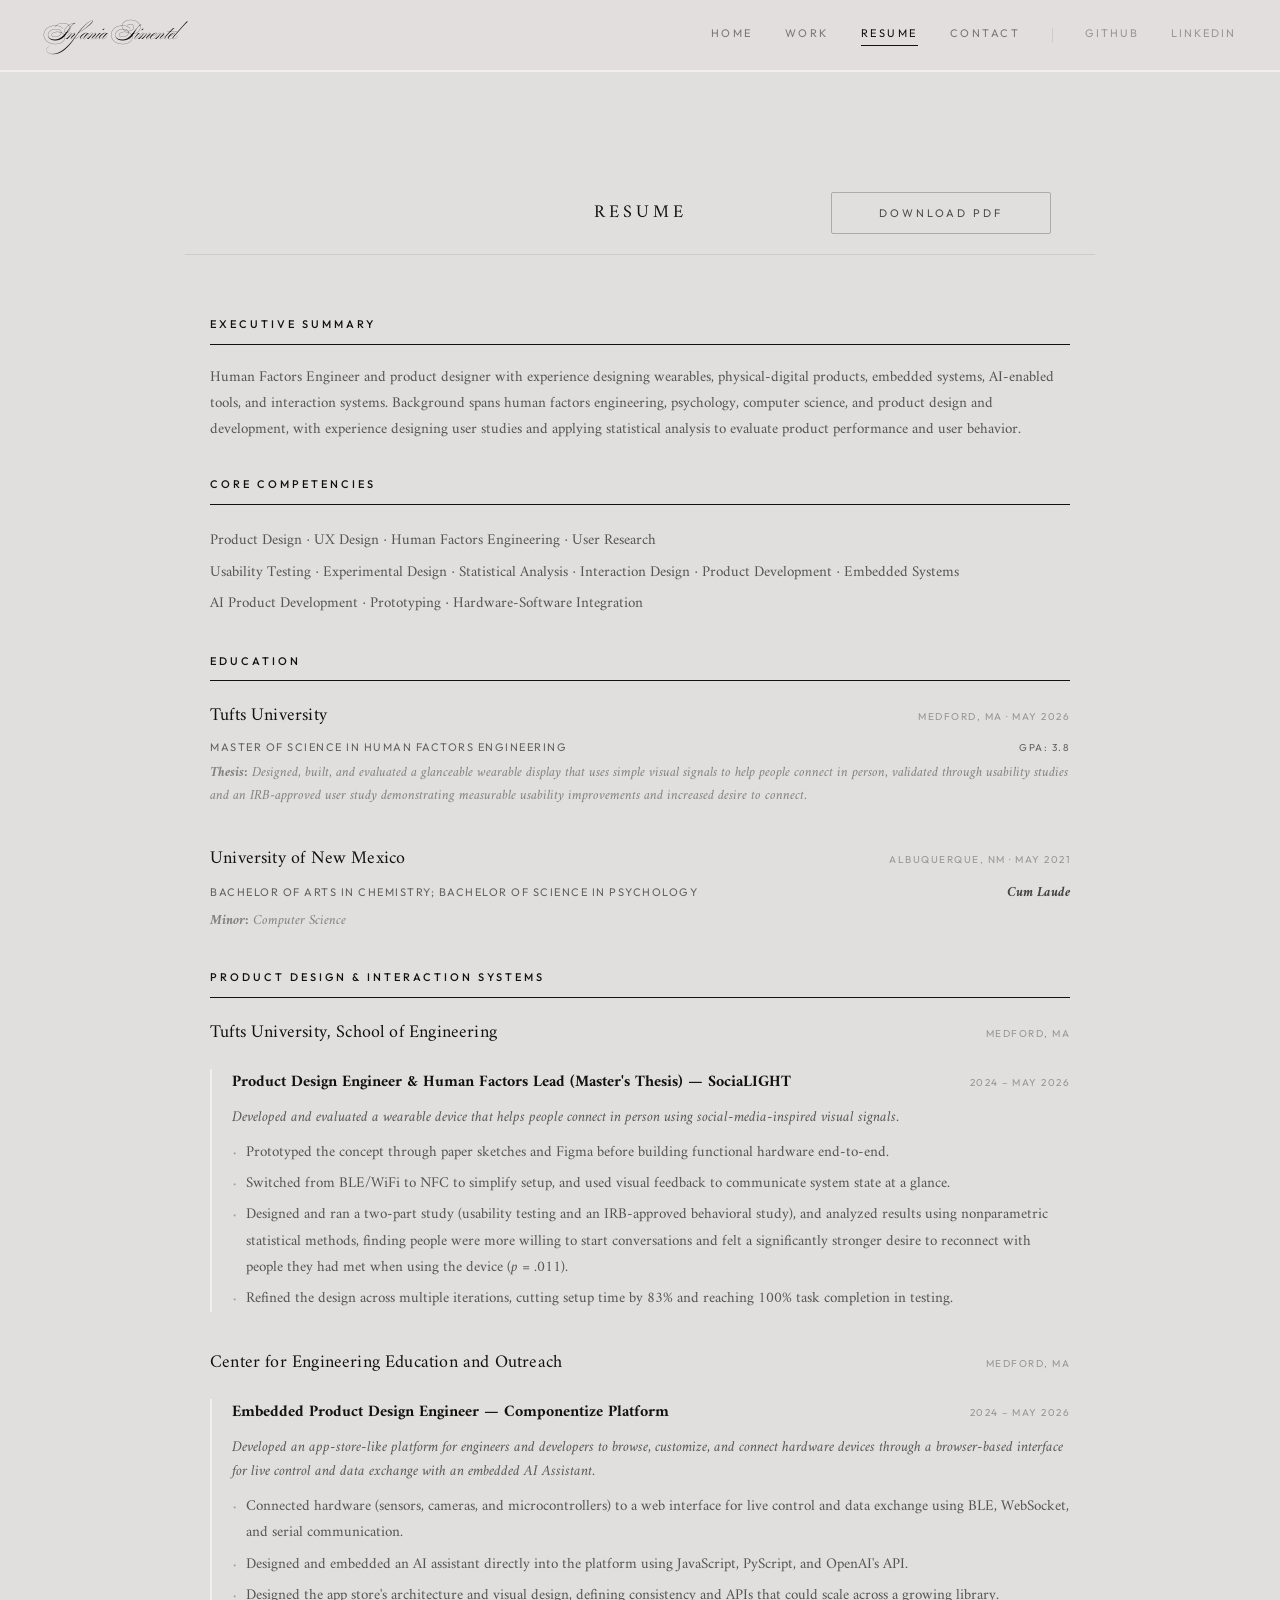
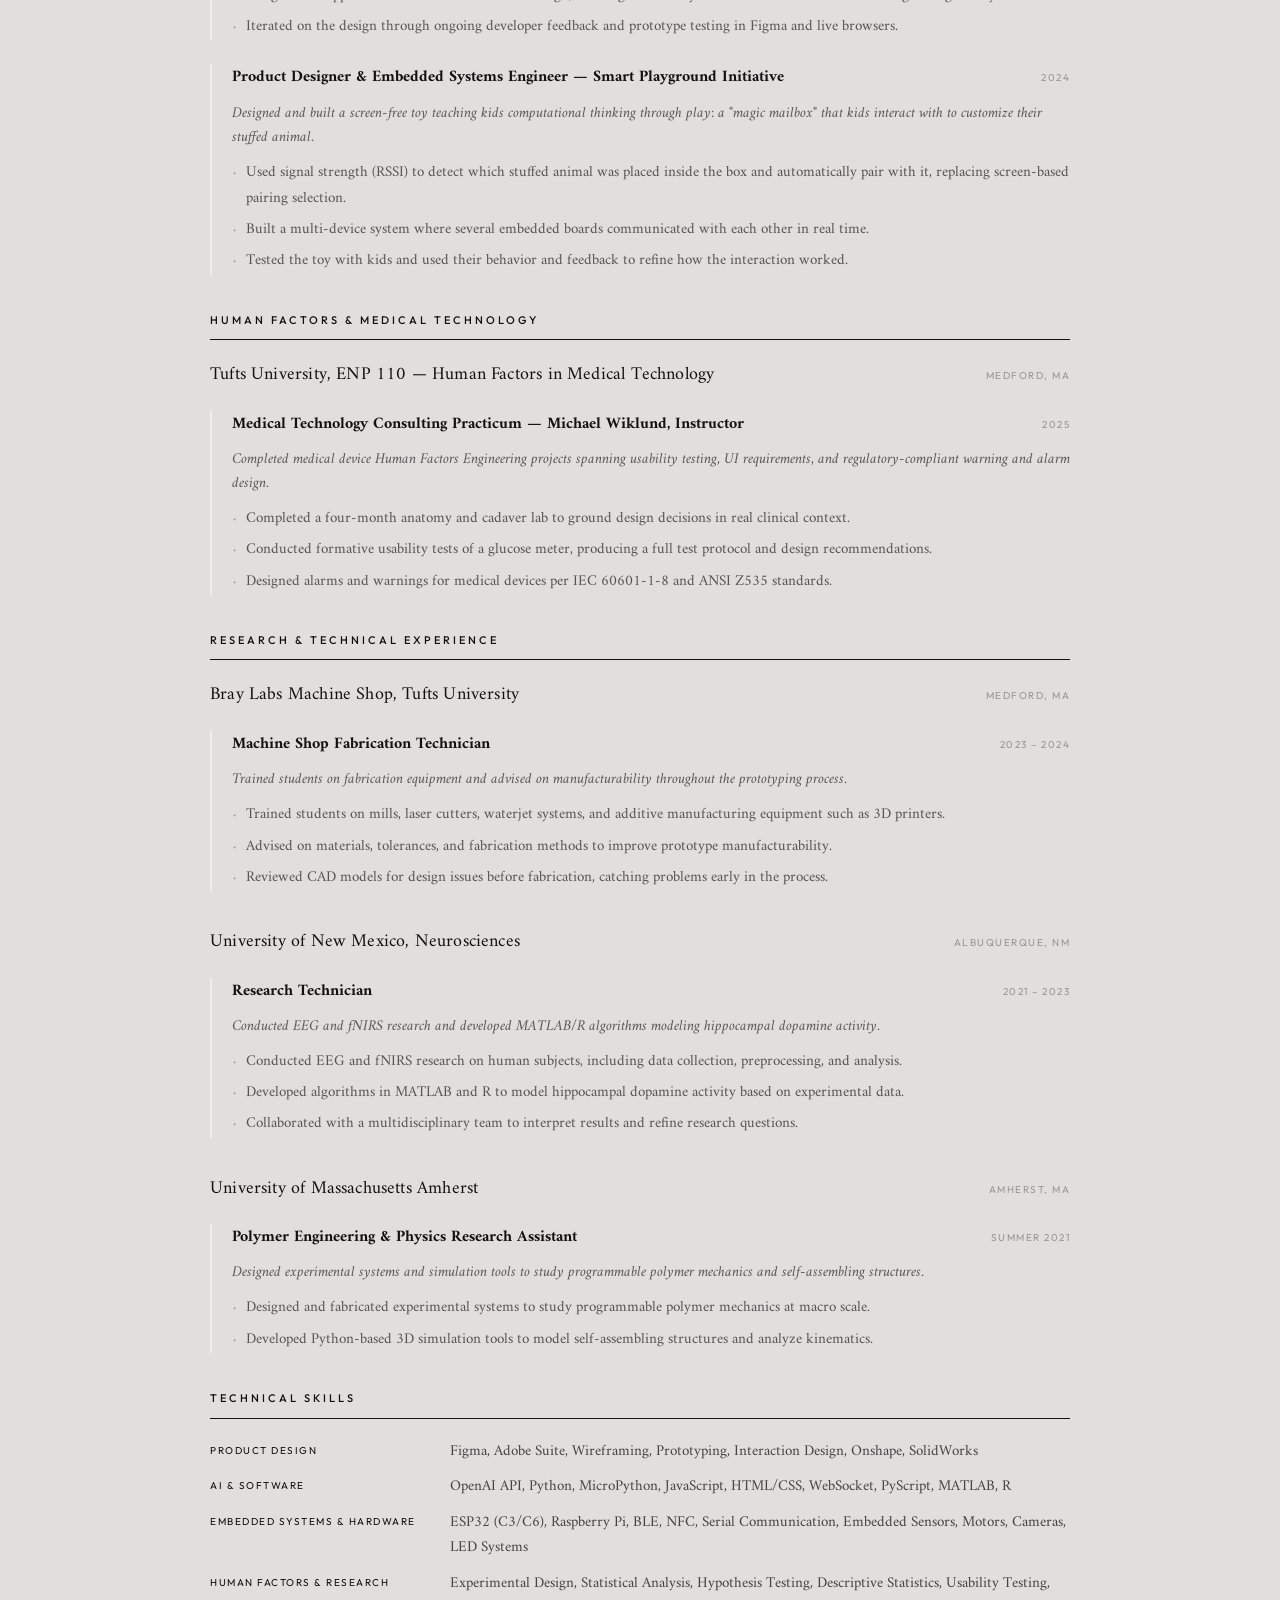
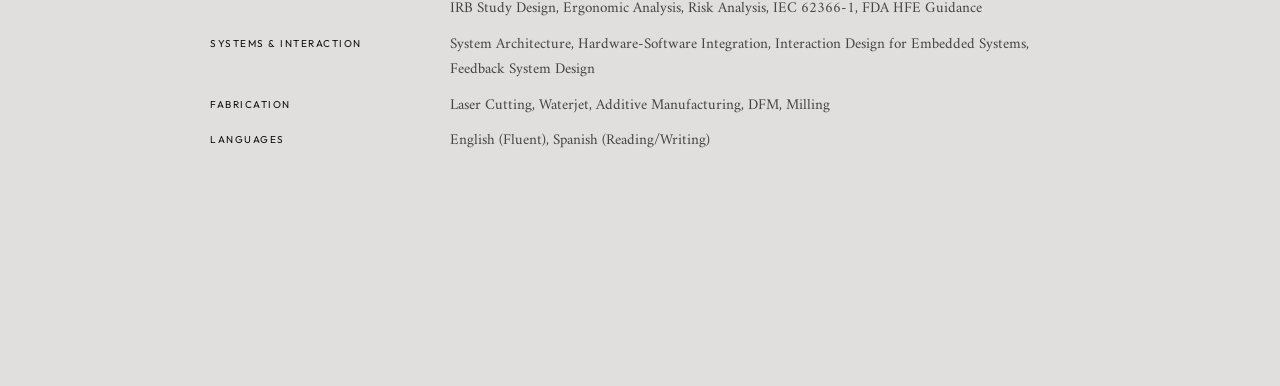
<file: resume.html>
<!DOCTYPE html>
<html lang="en">

<head>
  <meta charset="UTF-8">
  <meta name="viewport" content="width=device-width, initial-scale=1.0">
  <title>Resume — Infania Pimentel</title>
  <link rel="stylesheet" href="styles.css">
  <link rel="stylesheet" href="resume.css">
  <link href="https://fonts.googleapis.com/css2?family=Ballet:opsz@16..72&family=Mea+Culpa&family=Amiri:ital@0;1&display=swap" rel="stylesheet">
  <link href="https://fonts.googleapis.com/css2?family=Outfit:wght@400;500&display=swap" rel="stylesheet">
  <script src="script.js" defer></script>
</head>

<body>

  <!-- ── NAV ── -->
  <nav class="site-nav--page">
    <div class="site-nav-left">
      <a href="index.html" class="site-nav-name">Infania Pimentel</a>
    </div>
    <div class="site-nav-right">
      <a href="index.html" class="work-nav-link">Home</a>
      <a href="work.html" class="work-nav-link">Work</a>
      <a href="resume.html" class="work-nav-link active">Resume</a>
      <a href="contact.html" class="work-nav-link">Contact</a>
      <span class="site-nav-divider desktop-only"></span>
      <a href="https://github.com/infaniap" class="work-nav-link social-link desktop-only" target="_blank">GitHub</a>
      <a href="https://www.linkedin.com/in/infania-pimentel-a25778231/" class="work-nav-link social-link desktop-only" target="_blank">LinkedIn</a>
    </div>
  </nav>

  <!-- ═══════════════════════════ RESUME ═══════════════════════════ -->
  <section class="work">
    <div class="work-inner">

      <div class="work-identity" style="display: flex; justify-content: space-between; align-items: center; padding-bottom: 20px; border-bottom: 1px solid #ccc;">
        <div style="flex: 1;"></div>
        <h2 class="role" style="padding-bottom: 0; border-bottom: none; margin: 0; flex: 1; text-align: center;">RESUME</h2>
        <div style="flex: 1; display: flex; justify-content: flex-end;">
          <a href="assets/resume.pdf" class="btn" download>DOWNLOAD PDF</a>
        </div>
      </div>

      <!-- ── RESUME BODY ── -->
      <div class="res-body">
        <div class="res-inner">

          <!-- EXECUTIVE SUMMARY -->
          <section class="res-section">
            <h2 class="res-section-title">Executive Summary</h2>
            <p class="res-summary-text">Human Factors Engineer and product designer with experience designing wearables, physical-digital products, embedded systems, AI-enabled tools, and interaction systems. Background spans human factors engineering, psychology, computer science, and product design and development, with experience designing user studies and applying statistical analysis to evaluate product performance and user behavior.</p>
          </section>

          <!-- CORE COMPETENCIES -->
          <section class="res-section">
            <h2 class="res-section-title">Core Competencies</h2>
            <p class="res-competencies-text">
              Product Design · UX Design · Human Factors Engineering · User Research<br>
              Usability Testing · Experimental Design · Statistical Analysis · Interaction Design · Product Development · Embedded Systems<br>
              AI Product Development · Prototyping · Hardware-Software Integration
            </p>
          </section>

          <!-- EDUCATION -->
          <section class="res-section">
            <h2 class="res-section-title">Education</h2>

            <div class="res-entry">
              <div class="res-entry-header">
                <span class="res-institution">Tufts University</span>
                <span class="res-location">Medford, MA · May 2026</span>
              </div>
              <div class="res-degree-row">
                <p class="res-degree" style="margin:0;">Master of Science in Human Factors Engineering</p>
                <span class="res-gpa">GPA: 3.8</span>
              </div>
              <p class="res-detail"><strong>Thesis:</strong> Designed, built, and evaluated a glanceable wearable display that uses simple visual signals to help people connect in person, validated through usability studies and an IRB-approved user study demonstrating measurable usability improvements and increased desire to connect.</p>
            </div>

            <div class="res-entry">
              <div class="res-entry-header">
                <span class="res-institution">University of New Mexico</span>
                <span class="res-location">Albuquerque, NM · May 2021</span>
              </div>
              <div class="res-degree-row">
                <p class="res-degree" style="margin:0;">Bachelor of Arts in Chemistry; Bachelor of Science in Psychology</p>
                <span class="res-honor">Cum Laude</span>
              </div>
              <p class="res-detail"><strong>Minor:</strong> Computer Science</p>
            </div>
          </section>

          <!-- PRODUCT DESIGN & INTERACTION SYSTEMS -->
          <section class="res-section">
            <h2 class="res-section-title">Product Design & Interaction Systems</h2>

            <div class="res-entry">
              <div class="res-entry-header">
                <span class="res-institution">Tufts University, School of Engineering</span>
                <span class="res-location">Medford, MA</span>
              </div>

              <div class="res-role">
                <div class="res-role-header">
                  <span class="res-role-title">Product Design Engineer & Human Factors Lead (Master's Thesis) — SociaLIGHT</span>
                  <span class="res-role-date">2024 – May 2026</span>
                </div>
                <p class="res-role-summary">Developed and evaluated a wearable device that helps people connect in person using social-media-inspired visual signals.</p>
                <ul class="res-list">
                  <li>Prototyped the concept through paper sketches and Figma before building functional hardware end-to-end.</li>
                  <li>Switched from BLE/WiFi to NFC to simplify setup, and used visual feedback to communicate system state at a glance.</li>
                  <li>Designed and ran a two-part study (usability testing and an IRB-approved behavioral study), and analyzed results using nonparametric statistical methods, finding people were more willing to start conversations and felt a significantly stronger desire to reconnect with people they had met when using the device (<em>p</em> = .011).</li>
                  <li>Refined the design across multiple iterations, cutting setup time by 83% and reaching 100% task completion in testing.</li>
                </ul>
              </div>
            </div>

            <div class="res-entry">
              <div class="res-entry-header">
                <span class="res-institution">Center for Engineering Education and Outreach</span>
                <span class="res-location">Medford, MA</span>
              </div>

              <div class="res-role">
                <div class="res-role-header">
                  <span class="res-role-title">Embedded Product Design Engineer — Componentize Platform</span>
                  <span class="res-role-date">2024 – May 2026</span>
                </div>
                <p class="res-role-summary">Developed an app-store-like platform for engineers and developers to browse, customize, and connect hardware devices through a browser-based interface for live control and data exchange with an embedded AI Assistant.</p>
                <ul class="res-list">
                  <li>Connected hardware (sensors, cameras, and microcontrollers) to a web interface for live control and data exchange using BLE, WebSocket, and serial communication.</li>
                  <li>Designed and embedded an AI assistant directly into the platform using JavaScript, PyScript, and OpenAI's API.</li>
                  <li>Designed the app store's architecture and visual design, defining consistency and APIs that could scale across a growing library.</li>
                  <li>Iterated on the design through ongoing developer feedback and prototype testing in Figma and live browsers.</li>
                </ul>
              </div>

              <div class="res-role">
                <div class="res-role-header">
                  <span class="res-role-title">Product Designer & Embedded Systems Engineer — Smart Playground Initiative</span>
                  <span class="res-role-date">2024</span>
                </div>
                <p class="res-role-summary">Designed and built a screen-free toy teaching kids computational thinking through play: a "magic mailbox" that kids interact with to customize their stuffed animal.</p>
                <ul class="res-list">
                  <li>Used signal strength (RSSI) to detect which stuffed animal was placed inside the box and automatically pair with it, replacing screen-based pairing selection.</li>
                  <li>Built a multi-device system where several embedded boards communicated with each other in real time.</li>
                  <li>Tested the toy with kids and used their behavior and feedback to refine how the interaction worked.</li>
                </ul>
              </div>
            </div>
          </section>

          <!-- HUMAN FACTORS & MEDICAL TECHNOLOGY -->
          <section class="res-section">
            <h2 class="res-section-title">Human Factors & Medical Technology</h2>

            <div class="res-entry">
              <div class="res-entry-header">
                <span class="res-institution">Tufts University, ENP 110 — Human Factors in Medical Technology</span>
                <span class="res-location">Medford, MA</span>
              </div>

              <div class="res-role">
                <div class="res-role-header">
                  <span class="res-role-title">Medical Technology Consulting Practicum — Michael Wiklund, Instructor</span>
                  <span class="res-role-date">2025</span>
                </div>
                <p class="res-role-summary">Completed medical device Human Factors Engineering projects spanning usability testing, UI requirements, and regulatory-compliant warning and alarm design.</p>
                <ul class="res-list">
                  <li>Completed a four-month anatomy and cadaver lab to ground design decisions in real clinical context.</li>
                  <li>Conducted formative usability tests of a glucose meter, producing a full test protocol and design recommendations.</li>
                  <li>Designed alarms and warnings for medical devices per IEC 60601-1-8 and ANSI Z535 standards.</li>
                </ul>
              </div>
            </div>
          </section>

          <!-- RESEARCH & TECHNICAL EXPERIENCE -->
          <section class="res-section">
            <h2 class="res-section-title">Research & Technical Experience</h2>

            <div class="res-entry">
              <div class="res-entry-header">
                <span class="res-institution">Bray Labs Machine Shop, Tufts University</span>
                <span class="res-location">Medford, MA</span>
              </div>
              <div class="res-role">
                <div class="res-role-header">
                  <span class="res-role-title">Machine Shop Fabrication Technician</span>
                  <span class="res-role-date">2023 – 2024</span>
                </div>
                <p class="res-role-summary">Trained students on fabrication equipment and advised on manufacturability throughout the prototyping process.</p>
                <ul class="res-list">
                  <li>Trained students on mills, laser cutters, waterjet systems, and additive manufacturing equipment such as 3D printers.</li>
                  <li>Advised on materials, tolerances, and fabrication methods to improve prototype manufacturability.</li>
                  <li>Reviewed CAD models for design issues before fabrication, catching problems early in the process.</li>
                </ul>
              </div>
            </div>

            <div class="res-entry">
              <div class="res-entry-header">
                <span class="res-institution">University of New Mexico, Neurosciences</span>
                <span class="res-location">Albuquerque, NM</span>
              </div>
              <div class="res-role">
                <div class="res-role-header">
                  <span class="res-role-title">Research Technician</span>
                  <span class="res-role-date">2021 – 2023</span>
                </div>
                <p class="res-role-summary">Conducted EEG and fNIRS research and developed MATLAB/R algorithms modeling hippocampal dopamine activity.</p>
                <ul class="res-list">
                  <li>Conducted EEG and fNIRS research on human subjects, including data collection, preprocessing, and analysis.</li>
                  <li>Developed algorithms in MATLAB and R to model hippocampal dopamine activity based on experimental data.</li>
                  <li>Collaborated with a multidisciplinary team to interpret results and refine research questions.</li>
                </ul>
              </div>
            </div>

            <div class="res-entry">
              <div class="res-entry-header">
                <span class="res-institution">University of Massachusetts Amherst</span>
                <span class="res-location">Amherst, MA</span>
              </div>
              <div class="res-role">
                <div class="res-role-header">
                  <span class="res-role-title">Polymer Engineering & Physics Research Assistant</span>
                  <span class="res-role-date">Summer 2021</span>
                </div>
                <p class="res-role-summary">Designed experimental systems and simulation tools to study programmable polymer mechanics and self-assembling structures.</p>
                <ul class="res-list">
                  <li>Designed and fabricated experimental systems to study programmable polymer mechanics at macro scale.</li>
                  <li>Developed Python-based 3D simulation tools to model self-assembling structures and analyze kinematics.</li>
                </ul>
              </div>
            </div>
          </section>

          <!-- TECHNICAL SKILLS -->
          <section class="res-section">
            <h2 class="res-section-title">Technical Skills</h2>
            <div class="res-skills">
              <div class="res-skill-row">
                <span class="res-skill-label">Product Design</span>
                <span class="res-skill-value">Figma, Adobe Suite, Wireframing, Prototyping, Interaction Design, Onshape, SolidWorks</span>
              </div>
              <div class="res-skill-row">
                <span class="res-skill-label">AI & Software</span>
                <span class="res-skill-value">OpenAI API, Python, MicroPython, JavaScript, HTML/CSS, WebSocket, PyScript, MATLAB, R</span>
              </div>
              <div class="res-skill-row">
                <span class="res-skill-label">Embedded Systems & Hardware</span>
                <span class="res-skill-value">ESP32 (C3/C6), Raspberry Pi, BLE, NFC, Serial Communication, Embedded Sensors, Motors, Cameras, LED Systems</span>
              </div>
              <div class="res-skill-row">
                <span class="res-skill-label">Human Factors & Research</span>
                <span class="res-skill-value">Experimental Design, Statistical Analysis, Hypothesis Testing, Descriptive Statistics, Usability Testing, IRB Study Design, Ergonomic Analysis, Risk Analysis, IEC 62366-1, FDA HFE Guidance</span>
              </div>
              <div class="res-skill-row">
                <span class="res-skill-label">Systems & Interaction</span>
                <span class="res-skill-value">System Architecture, Hardware-Software Integration, Interaction Design for Embedded Systems, Feedback System Design</span>
              </div>
              <div class="res-skill-row">
                <span class="res-skill-label">Fabrication</span>
                <span class="res-skill-value">Laser Cutting, Waterjet, Additive Manufacturing, DFM, Milling</span>
              </div>
              <div class="res-skill-row">
                <span class="res-skill-label">Languages</span>
                <span class="res-skill-value">English (Fluent), Spanish (Reading/Writing)</span>
              </div>
            </div>
          </section>

        </div>
      </div>
    </div>
  </section>

</body>
</html>
</file>
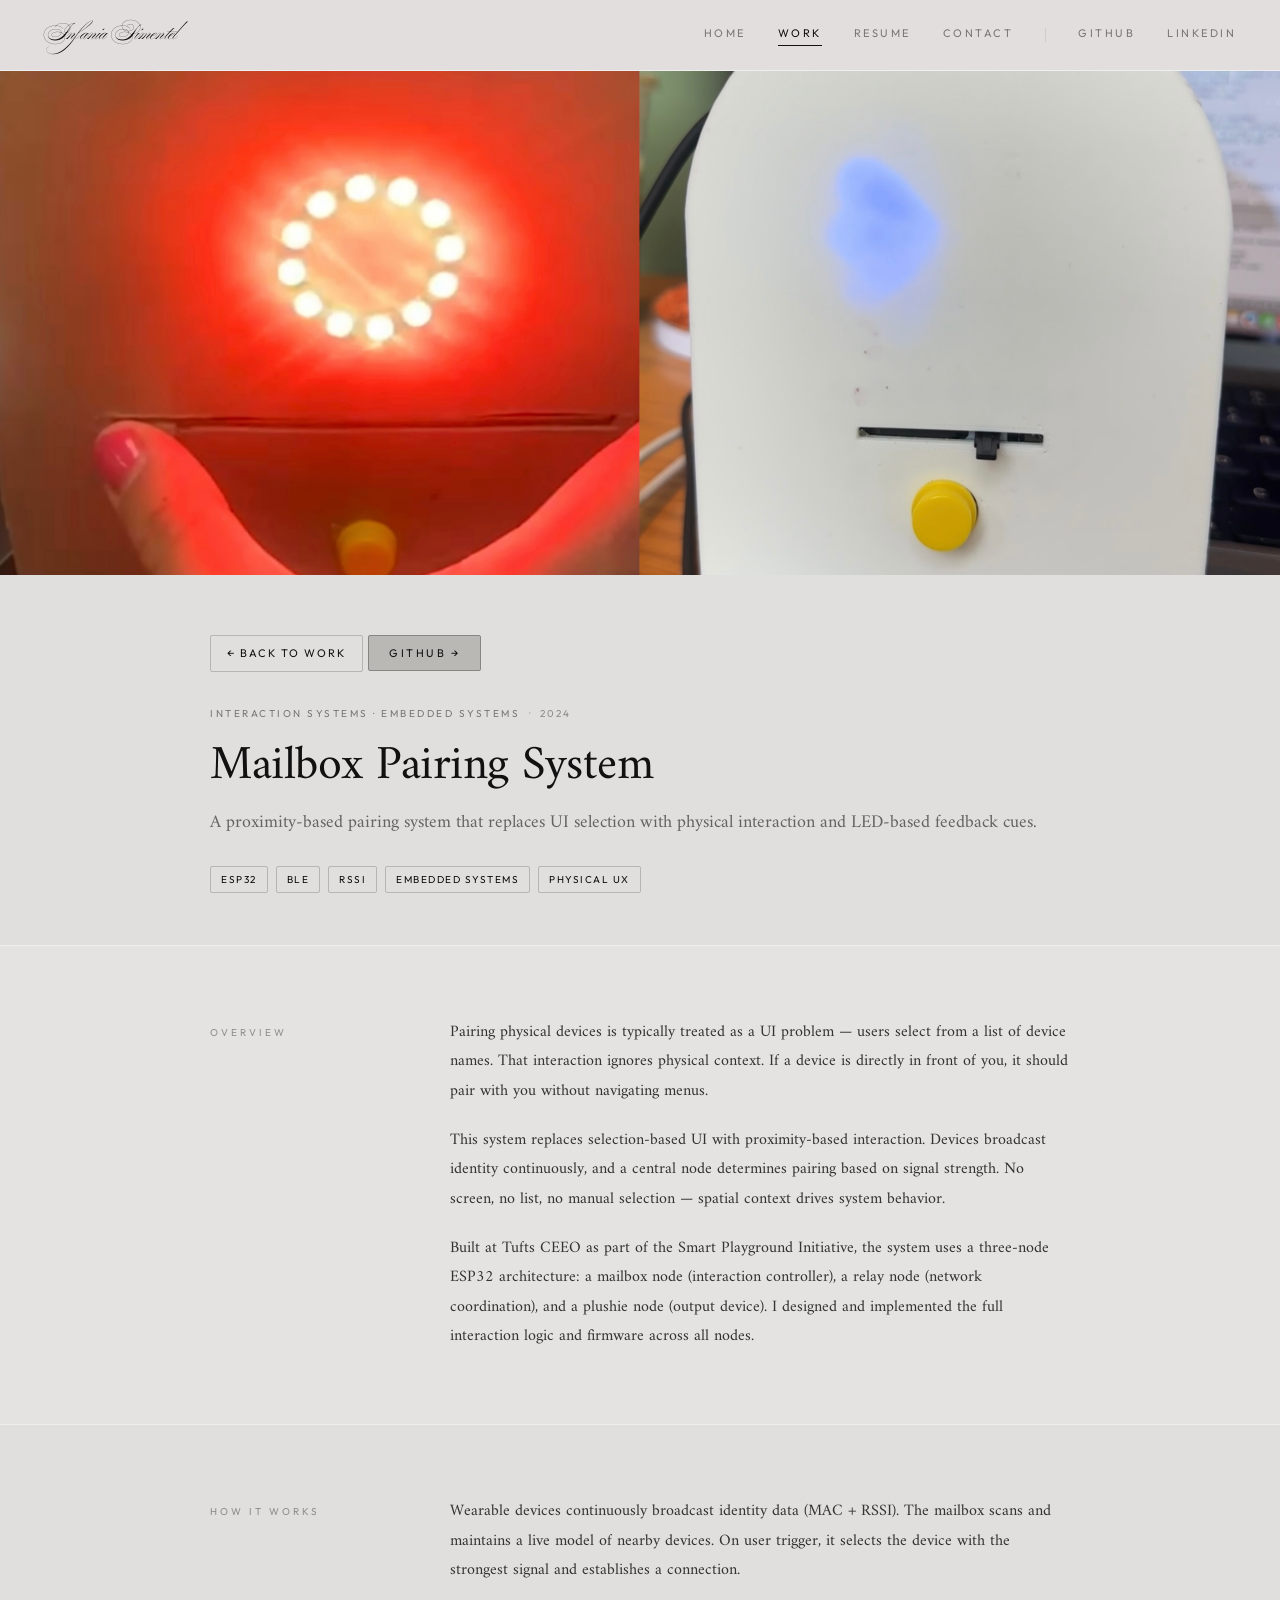
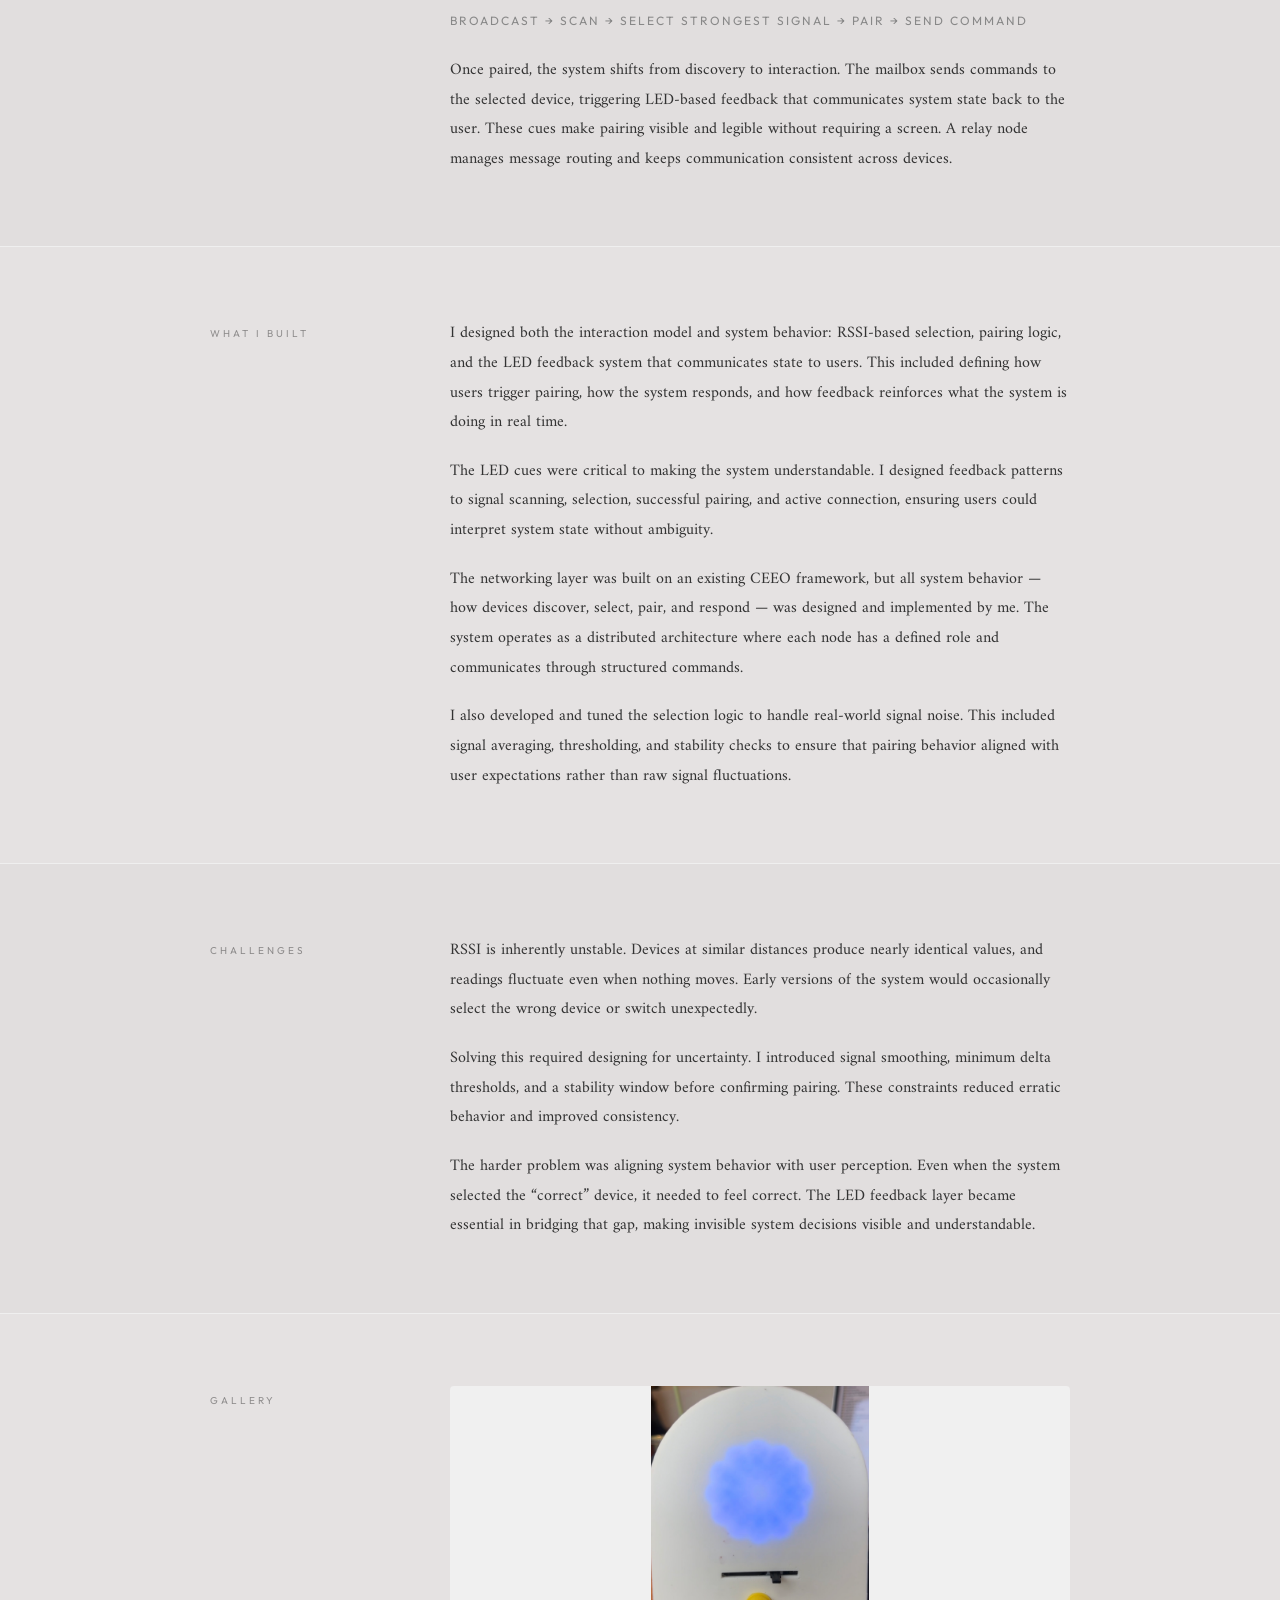
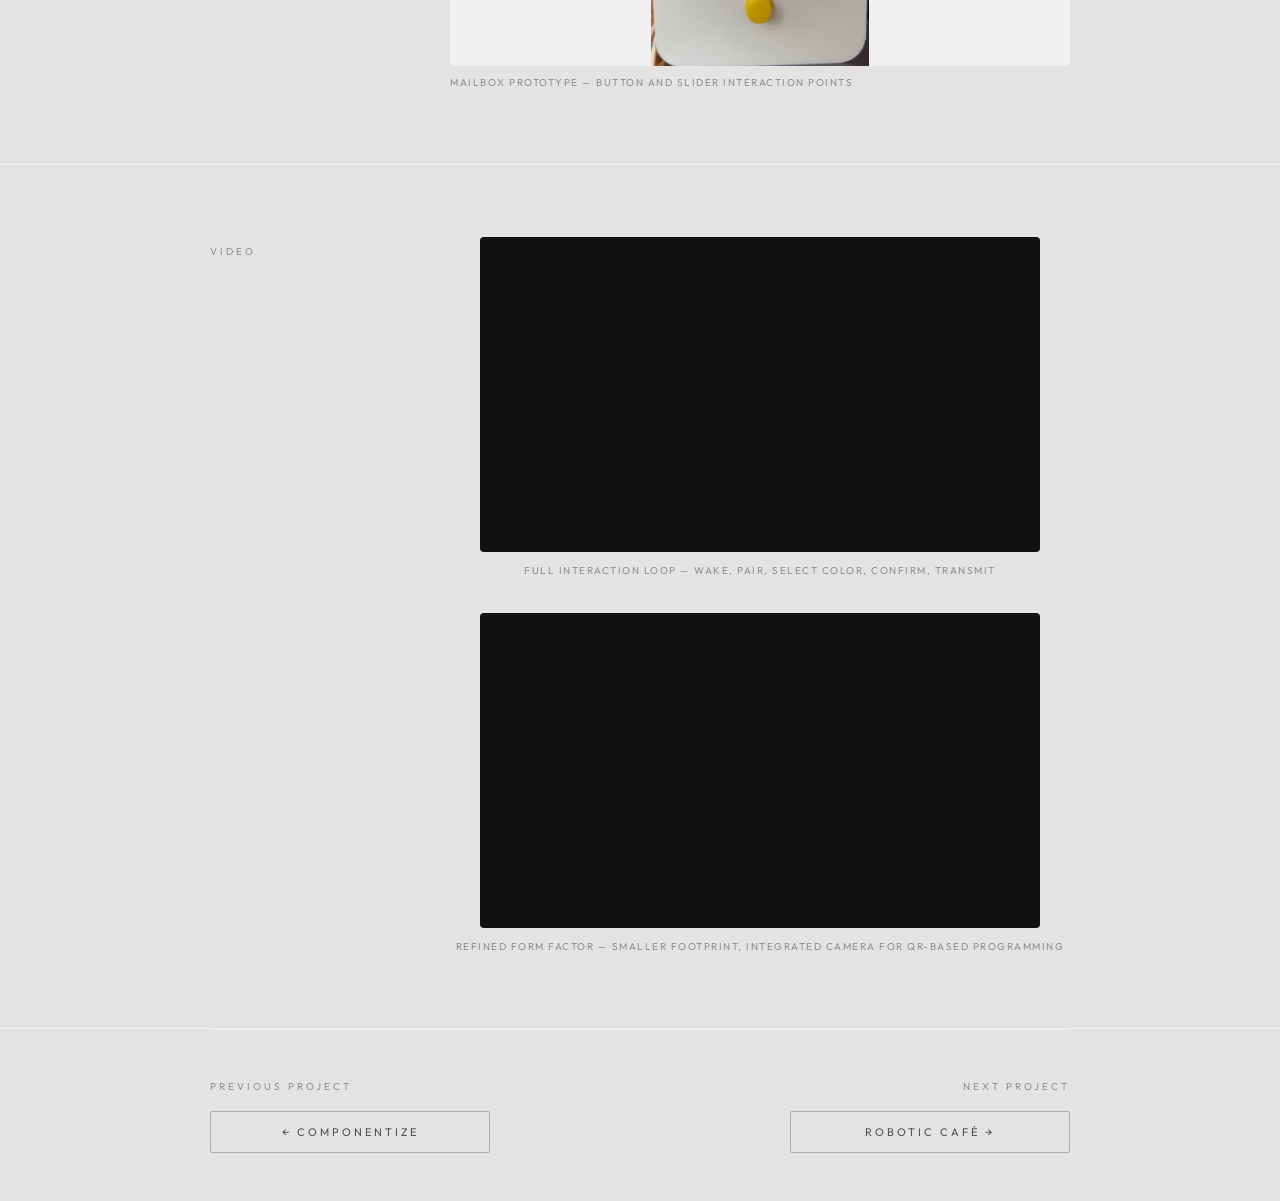
<file: projects/mailbox/mailbox.html>
<!DOCTYPE html>
<html lang="en">

<head>
  <meta charset="UTF-8">
  <meta name="viewport" content="width=device-width, initial-scale=1.0">
  <title>Mailbox Pairing System — Infania Pimentel</title>
  <link rel="stylesheet" href="../../styles.css">
  <link rel="stylesheet" href="../../projects.css">
  <link href="https://fonts.googleapis.com/css2?family=Ballet:opsz@16..72&family=Mea+Culpa&family=Amiri:ital@0;1&display=swap" rel="stylesheet">
  <link href="https://fonts.googleapis.com/css2?family=Outfit:wght@400;500&display=swap" rel="stylesheet">
  <script src="../../script.js" defer></script>
</head>

<body>

  <!-- ── NAV ── -->
  <nav class="site-nav--page">
    <div class="site-nav-left">
      <a href="../../index.html" class="site-nav-name">Infania Pimentel</a>
    </div>
    <div class="site-nav-right">
      <a href="../../index.html" class="work-nav-link">Home</a>
      <a href="../../work.html" class="work-nav-link active">Work</a>
      <a href="../../resume.html" class="work-nav-link">Resume</a>
      <a href="../../contact.html" class="work-nav-link">Contact</a>
      <span class="site-nav-divider"></span>
      <a href="https://github.com/infaniap" class="work-nav-link" target="_blank">GitHub</a>
      <a href="https://www.linkedin.com/in/infania-pimentel-a25778231/" class="work-nav-link" target="_blank">LinkedIn</a>
    </div>
  </nav>

  <!-- ── HERO IMAGE ── -->
  <div class="proj-hero-img">
    <img src="mbevo.jpg" alt="Mailbox pairing system">
  </div>

  <!-- ── PROJECT HEADER ── -->
  <div class="proj-header">
    <div class="proj-header-inner">
        <a href="../../work.html" class="proj-back">← Back to Work</a>
      <a href="https://github.com/infaniap/flagpole-linkage-system" class="proj-live-btn proj-live-btn--ghost" target="_blank">GitHub →</a>

      <div class="proj-meta">
        <span class="proj-category">Interaction Systems · Embedded Systems</span>
        <span class="proj-meta-divider">·</span>
        <span class="proj-year">2024</span>
      </div>
      <h1 class="proj-title">Mailbox Pairing System</h1>
      <p class="proj-subtitle">A proximity-based pairing system that replaces UI selection with physical interaction and LED-based feedback cues.</p>
      <div class="proj-tags">
        <span class="proj-tag">ESP32</span>
        <span class="proj-tag">BLE</span>
        <span class="proj-tag">RSSI</span>
        <span class="proj-tag">Embedded Systems</span>
        <span class="proj-tag">Physical UX</span>
      </div>
    </div>
  </div>

  <main class="proj-main">

    <!-- ── OVERVIEW ── -->
    <section class="proj-section">
      <div class="proj-section-inner">
        <div class="proj-section-label">Overview</div>
        <div class="proj-section-content">
          <p>Pairing physical devices is typically treated as a UI problem — users select from a list of device names. That interaction ignores physical context. If a device is directly in front of you, it should pair with you without navigating menus.</p>

          <p>This system replaces selection-based UI with proximity-based interaction. Devices broadcast identity continuously, and a central node determines pairing based on signal strength. No screen, no list, no manual selection — spatial context drives system behavior.</p>

          <p>Built at Tufts CEEO as part of the Smart Playground Initiative, the system uses a three-node ESP32 architecture: a mailbox node (interaction controller), a relay node (network coordination), and a plushie node (output device). I designed and implemented the full interaction logic and firmware across all nodes.</p>
        </div>
      </div>
    </section>

    <!-- ── HOW IT WORKS ── -->
    <section class="proj-section proj-section--alt">
      <div class="proj-section-inner">
        <div class="proj-section-label">How It Works</div>
        <div class="proj-section-content">
          <p>Wearable devices continuously broadcast identity data (MAC + RSSI). The mailbox scans and maintains a live model of nearby devices. On user trigger, it selects the device with the strongest signal and establishes a connection.</p>

          <p style="font-family: var(--font-btn-font); font-size: 12px; letter-spacing: 2px; text-transform: uppercase; color: #888; margin: 24px 0;">Broadcast → scan → select strongest signal → pair → send command</p>

          <p>Once paired, the system shifts from discovery to interaction. The mailbox sends commands to the selected device, triggering LED-based feedback that communicates system state back to the user. These cues make pairing visible and legible without requiring a screen. A relay node manages message routing and keeps communication consistent across devices.</p>
        </div>
      </div>
    </section>

    <!-- ── WHAT I BUILT ── -->
    <section class="proj-section">
      <div class="proj-section-inner">
        <div class="proj-section-label">What I Built</div>
        <div class="proj-section-content">
          <p>I designed both the interaction model and system behavior: RSSI-based selection, pairing logic, and the LED feedback system that communicates state to users. This included defining how users trigger pairing, how the system responds, and how feedback reinforces what the system is doing in real time.</p>

          <p>The LED cues were critical to making the system understandable. I designed feedback patterns to signal scanning, selection, successful pairing, and active connection, ensuring users could interpret system state without ambiguity.</p>

          <p>The networking layer was built on an existing CEEO framework, but all system behavior — how devices discover, select, pair, and respond — was designed and implemented by me. The system operates as a distributed architecture where each node has a defined role and communicates through structured commands.</p>

          <p>I also developed and tuned the selection logic to handle real-world signal noise. This included signal averaging, thresholding, and stability checks to ensure that pairing behavior aligned with user expectations rather than raw signal fluctuations.</p>
        </div>
      </div>
    </section>

    <!-- ── CHALLENGES ── -->
    <section class="proj-section proj-section--alt">
      <div class="proj-section-inner">
        <div class="proj-section-label">Challenges</div>
        <div class="proj-section-content">
          <p>RSSI is inherently unstable. Devices at similar distances produce nearly identical values, and readings fluctuate even when nothing moves. Early versions of the system would occasionally select the wrong device or switch unexpectedly.</p>

          <p>Solving this required designing for uncertainty. I introduced signal smoothing, minimum delta thresholds, and a stability window before confirming pairing. These constraints reduced erratic behavior and improved consistency.</p>

          <p>The harder problem was aligning system behavior with user perception. Even when the system selected the “correct” device, it needed to feel correct. The LED feedback layer became essential in bridging that gap, making invisible system decisions visible and understandable.</p>
        </div>
      </div>
    </section>

    <!-- ── PHOTO GALLERY ── -->
<section class="proj-section">
  <div class="proj-section-inner">
    <div class="proj-section-label">Gallery</div>
    <div class="proj-section-content">
      <div class="proj-gallery">
        <div class="gallery-item gallery-item--wide">
          <img src="mailbox.jpg" alt="Mailbox prototype" class="gallery-placeholder">
          <span class="gallery-caption">Mailbox prototype — button and slider interaction points</span>
        </div>
      </div>
    </div>
  </div>
</section>

<!-- ── VIDEOS ── -->
<section class="proj-section">
  <div class="proj-section-inner">
    <div class="proj-section-label">Video</div>
    <div class="proj-section-content">
      
      <!-- Color Pairing Demo -->
      <div class="proj-video-wrap" style="margin: 0 auto 10px;">
        <iframe 
          src="https://www.youtube.com/embed/ijMIaAGmSiE" 
          title="Mailbox Color Pairing Demo"
          frameborder="0" 
          allow="accelerometer; autoplay; clipboard-write; encrypted-media; gyroscope; picture-in-picture" 
          allowfullscreen
          style="aspect-ratio: 9/16; width: 100%;">
        </iframe>
      </div>
      <p class="proj-video-caption">Full interaction loop — wake, pair, select color, confirm, transmit</p>

      <!-- Refined Form Factor -->
      <div class="proj-video-wrap" style="margin: 32px auto 10px;">
        <iframe 
          src="https://www.youtube.com/embed/lfScwDHNrA8" 
          title="Refined Mailbox Form Factor"
          frameborder="0" 
          allow="accelerometer; autoplay; clipboard-write; encrypted-media; gyroscope; picture-in-picture" 
          allowfullscreen
          style="aspect-ratio: 9/16; width: 100%;">
        </iframe>
      </div>
      <p class="proj-video-caption">Refined form factor — smaller footprint, integrated camera for QR-based programming</p>

    </div>
  </div>
</section>
<!-- ── NEXT PROJECT ── -->
<div class="proj-next">
  <div class="proj-next-inner">
    <span class="proj-next-label">Previous Project</span>
    <a href="../tcl/tcl.html" class="btn btn-next">← COMPONENTIZE</a>
  </div>
   <div class="proj-next-inner">
    <span class="proj-next-label">Next Project</span>
    <a href="../barista/barista.html" class="btn btn-next">ROBOTIC CAFÉ →</a>
  </div>
</div>
</body>
</html>
</file>
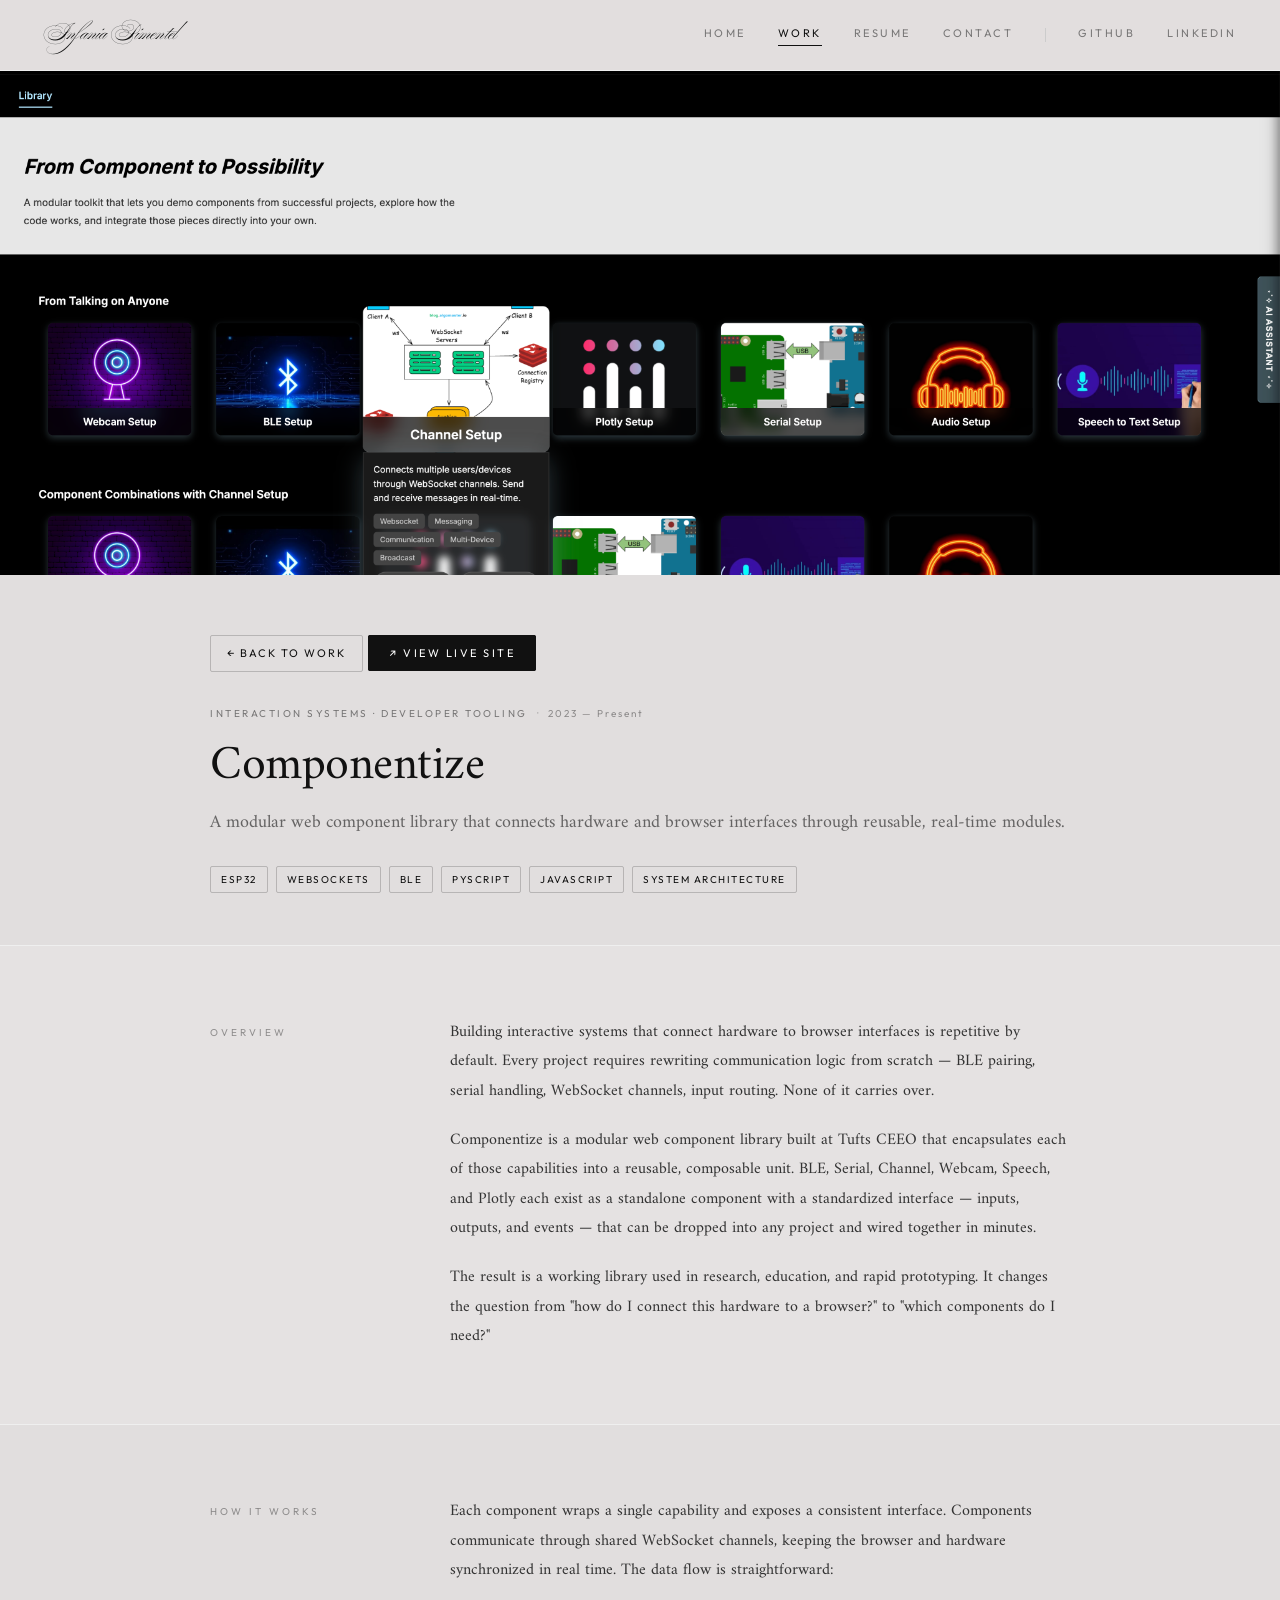
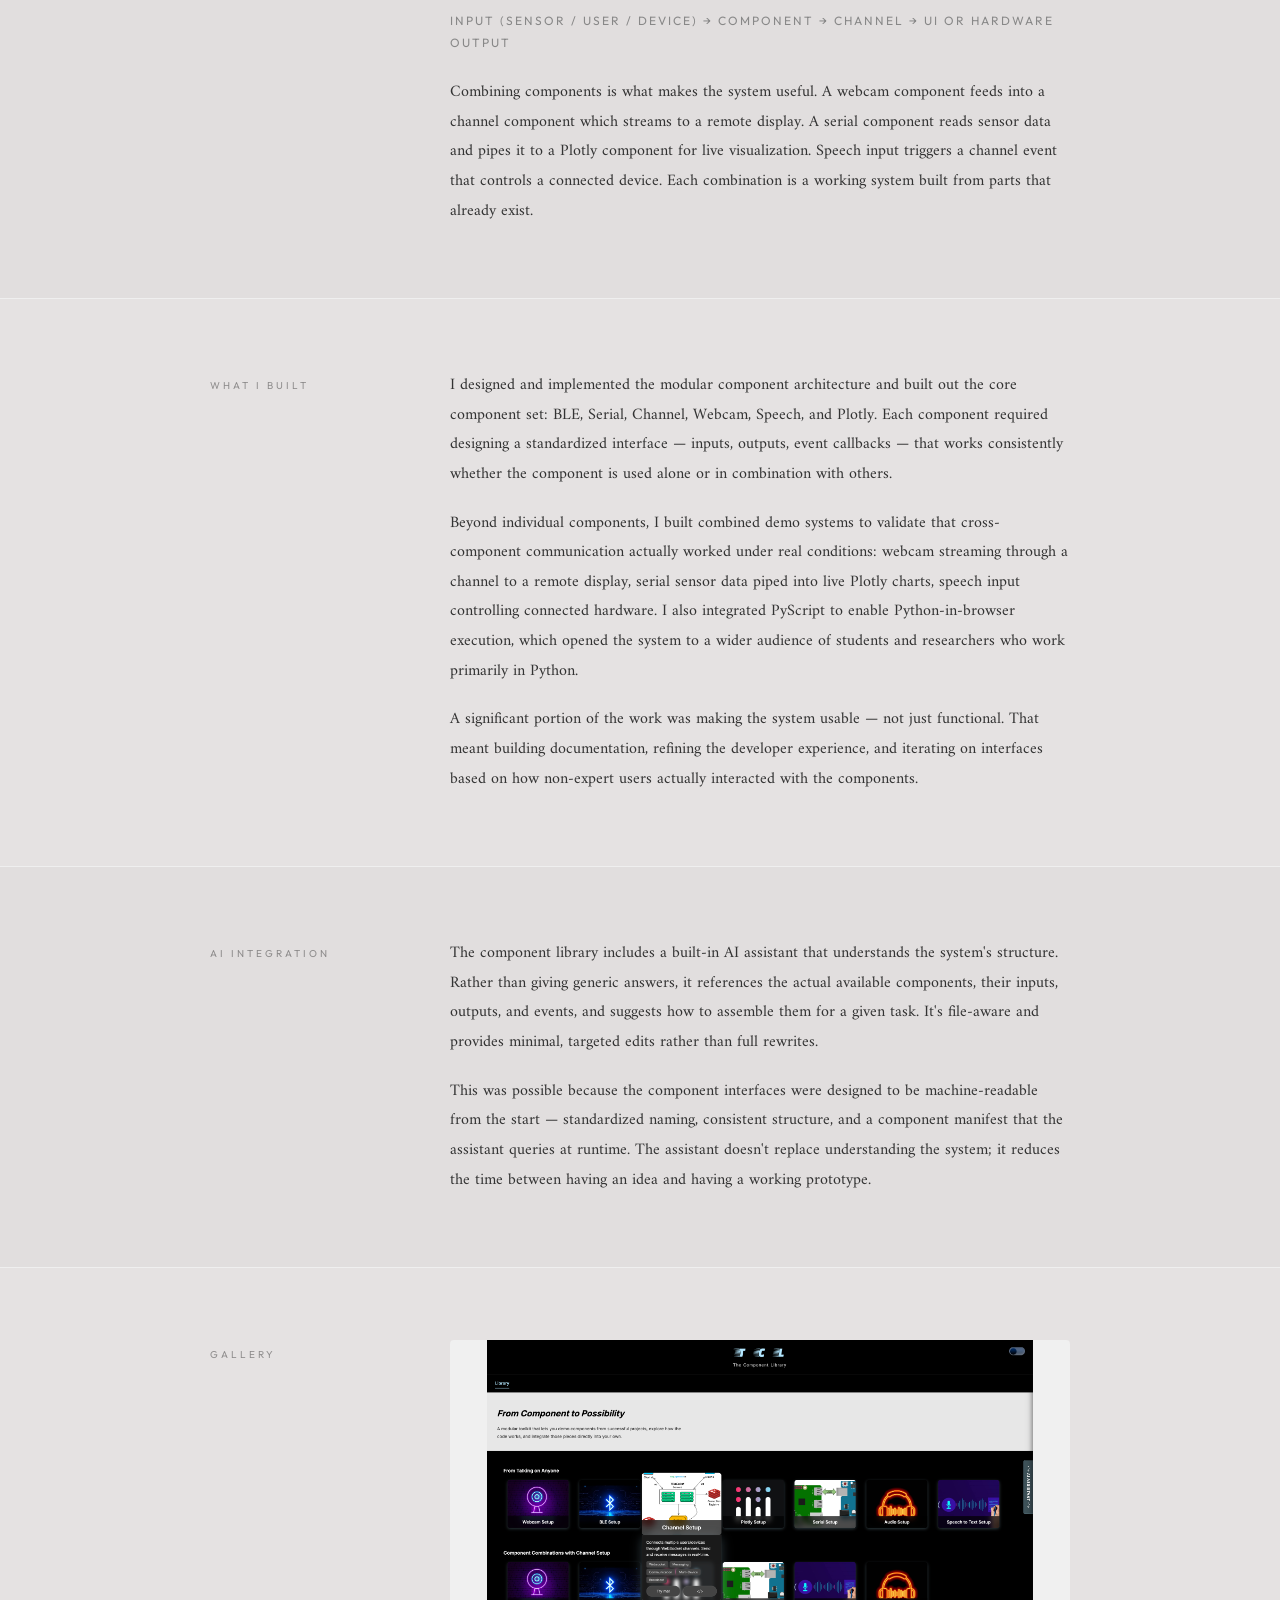
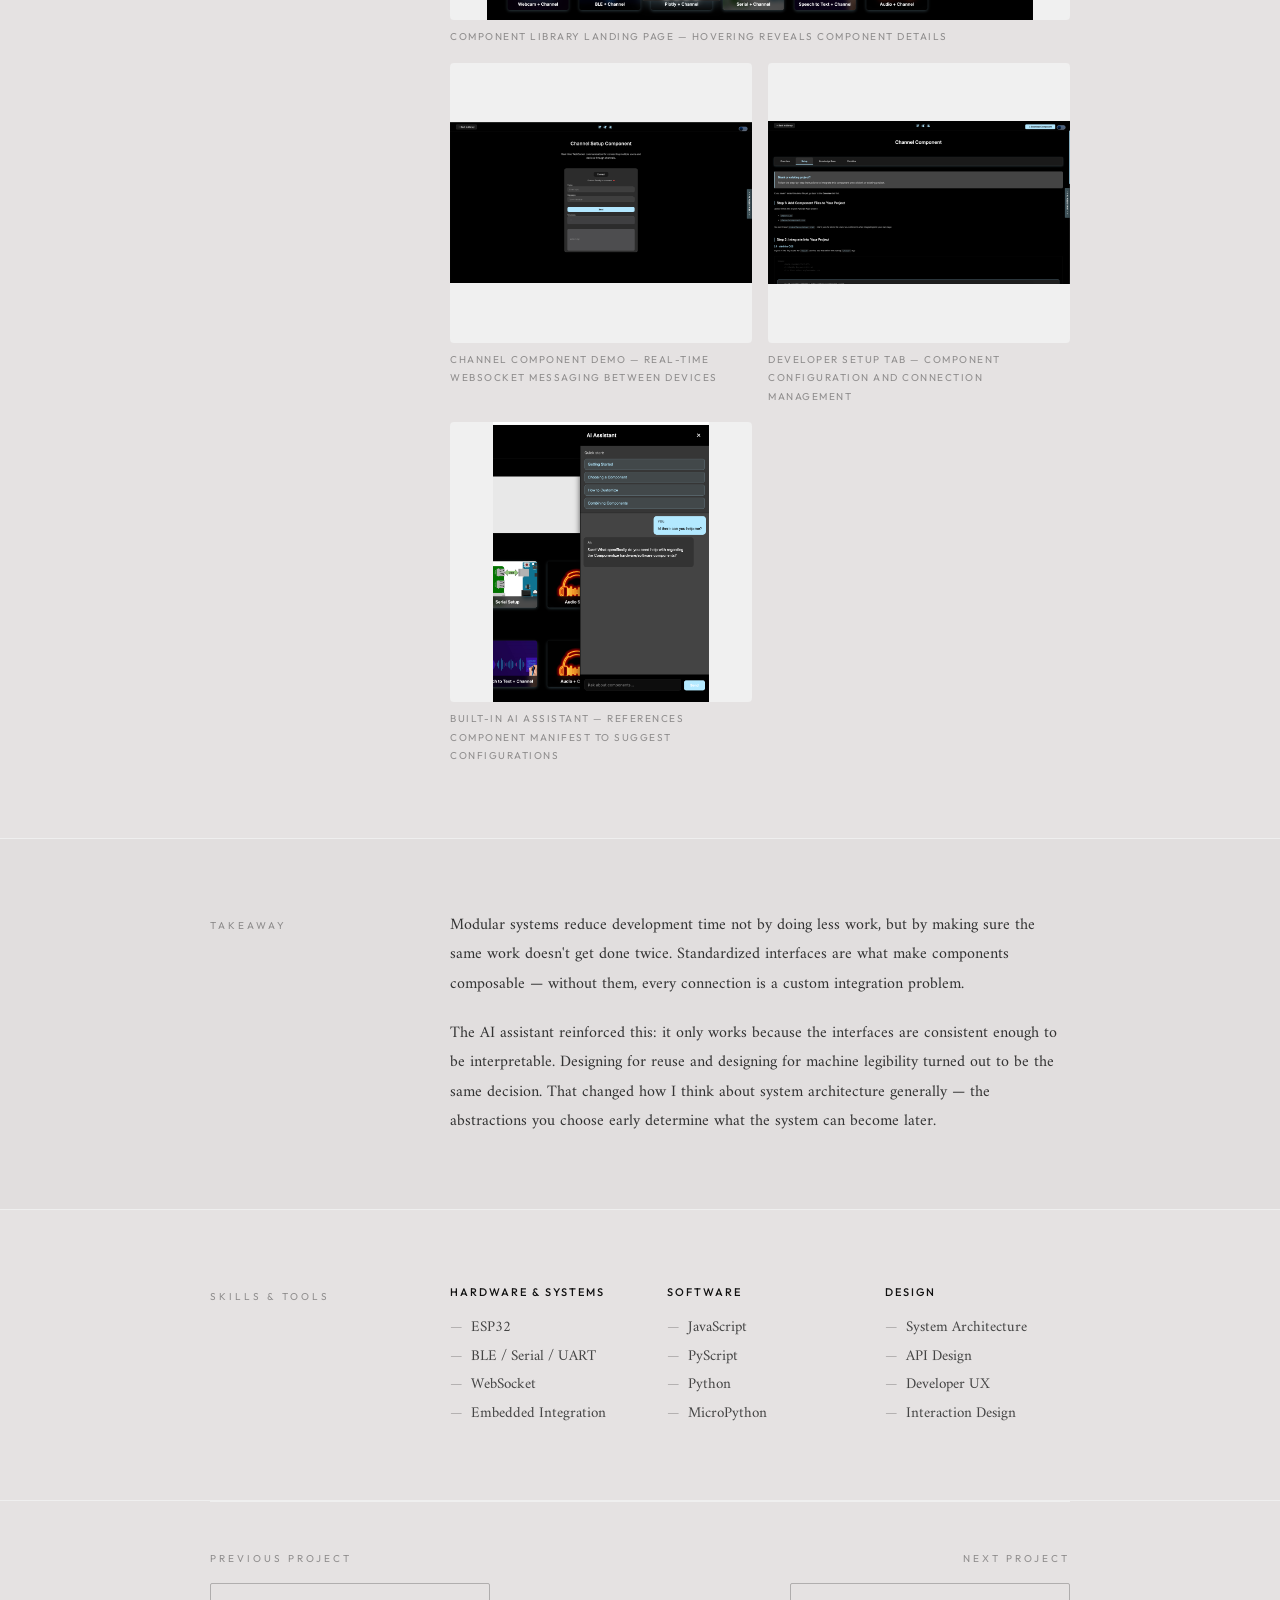
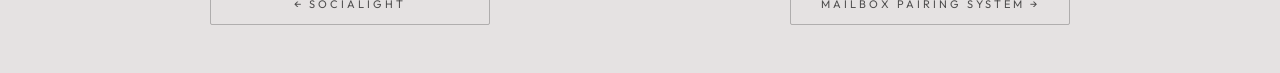
<file: projects/tcl/tcl.html>
<!DOCTYPE html>
<html lang="en">

<head>
  <meta charset="UTF-8">
  <meta name="viewport" content="width=device-width, initial-scale=1.0">
  <title>Componentize — Infania Pimentel</title>
  <link rel="stylesheet" href="../../styles.css">
  <link rel="stylesheet" href="../../projects.css">
  <link href="https://fonts.googleapis.com/css2?family=Ballet:opsz@16..72&family=Mea+Culpa&family=Amiri:ital@0;1&display=swap" rel="stylesheet">
  <link href="https://fonts.googleapis.com/css2?family=Outfit:wght@400;500&display=swap" rel="stylesheet">
  <script src="../../script.js" defer></script>
</head>

<body>

  <!-- ── NAV ── -->
  <nav class="site-nav--page">
    <div class="site-nav-left">
      <a href="../../index.html" class="site-nav-name">Infania Pimentel</a>
    </div>
    <div class="site-nav-right">
      <a href="../../index.html" class="work-nav-link">Home</a>
      <a href="../../work.html" class="work-nav-link active">Work</a>
      <a href="../../resume.html" class="work-nav-link">Resume</a>
      <a href="../../contact.html" class="work-nav-link">Contact</a>
      <span class="site-nav-divider"></span>
      <a href="https://github.com/infaniap" class="work-nav-link" target="_blank">GitHub</a>
      <a href="https://www.linkedin.com/in/infania-pimentel-a25778231/" class="work-nav-link" target="_blank">LinkedIn</a>
    </div>
  </nav>

  <!-- ── HERO IMAGE ── -->
  <div class="proj-hero-img">
    <img src="landingPage_hoveredComponent.png" alt="Componentize system in use">
  </div>

  <!-- ── PROJECT HEADER ── -->
  <div class="proj-header">
    <div class="proj-header-inner">
      <a href="../../work.html" class="proj-back">← Back to Work</a>
      <a href="https://infania.pyscriptapps.com/componentize/latest/index.html" class="proj-live-btn" target="_blank">↗ View Live Site</a>
      <div class="proj-meta">
        <span class="proj-category">Interaction Systems · Developer Tooling</span>
        <span class="proj-meta-divider">·</span>
        <span class="proj-year">2023 — Present</span>
      </div>
      <h1 class="proj-title">Componentize</h1>
      <p class="proj-subtitle">A modular web component library that connects hardware and browser interfaces through reusable, real-time modules.</p>
      <div class="proj-tags">
        <span class="proj-tag">ESP32</span>
        <span class="proj-tag">WebSockets</span>
        <span class="proj-tag">BLE</span>
        <span class="proj-tag">PyScript</span>
        <span class="proj-tag">JavaScript</span>
        <span class="proj-tag">System Architecture</span>
      </div>

    </div>
  </div>

  <main class="proj-main">

    <!-- ── OVERVIEW ── -->
    <section class="proj-section">
      <div class="proj-section-inner">
        <div class="proj-section-label">Overview</div>
        <div class="proj-section-content">
          <p>Building interactive systems that connect hardware to browser interfaces is repetitive by default. Every project requires rewriting communication logic from scratch — BLE pairing, serial handling, WebSocket channels, input routing. None of it carries over.</p>
          <p>Componentize is a modular web component library built at Tufts CEEO that encapsulates each of those capabilities into a reusable, composable unit. BLE, Serial, Channel, Webcam, Speech, and Plotly each exist as a standalone component with a standardized interface — inputs, outputs, and events — that can be dropped into any project and wired together in minutes.</p>
          <p>The result is a working library used in research, education, and rapid prototyping. It changes the question from "how do I connect this hardware to a browser?" to "which components do I need?"</p>
        </div>
      </div>
    </section>

    <!-- ── HOW IT WORKS ── -->
    <section class="proj-section proj-section--alt">
      <div class="proj-section-inner">
        <div class="proj-section-label">How It Works</div>
        <div class="proj-section-content">
          <p>Each component wraps a single capability and exposes a consistent interface. Components communicate through shared WebSocket channels, keeping the browser and hardware synchronized in real time. The data flow is straightforward:</p>
          <p style="font-family: var(--font-btn-font); font-size: 12px; letter-spacing: 2px; text-transform: uppercase; color: #888; margin: 24px 0;">Input (sensor / user / device) → component → channel → UI or hardware output</p>
          <p>Combining components is what makes the system useful. A webcam component feeds into a channel component which streams to a remote display. A serial component reads sensor data and pipes it to a Plotly component for live visualization. Speech input triggers a channel event that controls a connected device. Each combination is a working system built from parts that already exist.</p>
        </div>
      </div>
    </section>

    <!-- ── WHAT I BUILT ── -->
    <section class="proj-section">
      <div class="proj-section-inner">
        <div class="proj-section-label">What I Built</div>
        <div class="proj-section-content">
          <p>I designed and implemented the modular component architecture and built out the core component set: BLE, Serial, Channel, Webcam, Speech, and Plotly. Each component required designing a standardized interface — inputs, outputs, event callbacks — that works consistently whether the component is used alone or in combination with others.</p>
          <p>Beyond individual components, I built combined demo systems to validate that cross-component communication actually worked under real conditions: webcam streaming through a channel to a remote display, serial sensor data piped into live Plotly charts, speech input controlling connected hardware. I also integrated PyScript to enable Python-in-browser execution, which opened the system to a wider audience of students and researchers who work primarily in Python.</p>
          <p>A significant portion of the work was making the system usable — not just functional. That meant building documentation, refining the developer experience, and iterating on interfaces based on how non-expert users actually interacted with the components.</p>
        </div>
      </div>
    </section>

    <!-- ── AI INTEGRATION ── -->
    <section class="proj-section proj-section--alt">
      <div class="proj-section-inner">
        <div class="proj-section-label">AI Integration</div>
        <div class="proj-section-content">
          <p>The component library includes a built-in AI assistant that understands the system's structure. Rather than giving generic answers, it references the actual available components, their inputs, outputs, and events, and suggests how to assemble them for a given task. It's file-aware and provides minimal, targeted edits rather than full rewrites.</p>
          <p>This was possible because the component interfaces were designed to be machine-readable from the start — standardized naming, consistent structure, and a component manifest that the assistant queries at runtime. The assistant doesn't replace understanding the system; it reduces the time between having an idea and having a working prototype.</p>
        </div>
      </div>
    </section>

    <!-- ── GALLERY ── -->
    <section class="proj-section">
      <div class="proj-section-inner">
        <div class="proj-section-label">Gallery</div>
        <div class="proj-section-content">
          <div class="proj-gallery">
            <div class="gallery-item gallery-item--wide">
                <img src="landingPage_hoveredComponent.png" alt="TCL landing page" class="gallery-placeholder">
                <span class="gallery-caption">Component library landing page — hovering reveals component details</span>
            </div>
            <div class="gallery-item">
                <img src="demoChannels.png" alt="Channels demo" class="gallery-placeholder">
                <span class="gallery-caption">Channel component demo — real-time WebSocket messaging between devices</span>
            </div>
            <div class="gallery-item">
                <img src="devTabSetupTab.png" alt="Dev tab setup" class="gallery-placeholder">
                <span class="gallery-caption">Developer setup tab — component configuration and connection management</span>
            </div>
            <div class="gallery-item">
                <img src="aiwindow.png" alt="AI assistant window" class="gallery-placeholder">
                <span class="gallery-caption">Built-in AI assistant — references component manifest to suggest configurations</span>
            </div>
            </div>
      </div>
    </section>

    <!-- ── TAKEAWAY ── -->
    <section class="proj-section proj-section--alt">
      <div class="proj-section-inner">
        <div class="proj-section-label">Takeaway</div>
        <div class="proj-section-content">
          <p>Modular systems reduce development time not by doing less work, but by making sure the same work doesn't get done twice. Standardized interfaces are what make components composable — without them, every connection is a custom integration problem.</p>
          <p>The AI assistant reinforced this: it only works because the interfaces are consistent enough to be interpretable. Designing for reuse and designing for machine legibility turned out to be the same decision. That changed how I think about system architecture generally — the abstractions you choose early determine what the system can become later.</p>
        </div>
      </div>
    </section>

    <!-- ── SKILLS ── -->
    <section class="proj-section">
      <div class="proj-section-inner">
        <div class="proj-section-label">Skills & Tools</div>
        <div class="proj-section-content">
          <div class="skills-grid">
            <div class="skill-group">
              <h4 class="skill-group-title">Hardware & Systems</h4>
              <ul>
                <li>ESP32</li>
                <li>BLE / Serial / UART</li>
                <li>WebSocket</li>
                <li>Embedded Integration</li>
              </ul>
            </div>
            <div class="skill-group">
              <h4 class="skill-group-title">Software</h4>
              <ul>
                <li>JavaScript</li>
                <li>PyScript</li>
                <li>Python</li>
                <li>MicroPython</li>
              </ul>
            </div>
            <div class="skill-group">
              <h4 class="skill-group-title">Design</h4>
              <ul>
                <li>System Architecture</li>
                <li>API Design</li>
                <li>Developer UX</li>
                <li>Interaction Design</li>
              </ul>
            </div>
          </div>
        </div>
      </div>
    </section>

  </main>


<!-- ── NEXT PROJECT ── -->
<div class="proj-next">
  <div class="proj-next-inner">
    <span class="proj-next-label">Previous Project</span>
    <a href="../thesis/sociaLIGHT.html" class="btn btn-next">← SOCIALIGHT</a>
  </div>

  <div class="proj-next-inner">
    <span class="proj-next-label">Next Project</span>
    <a href="../mailbox/mailbox.html" class="btn btn-next">MAILBOX PAIRING SYSTEM →</a>
  </div>
</div>


</body>
</html>
</file>
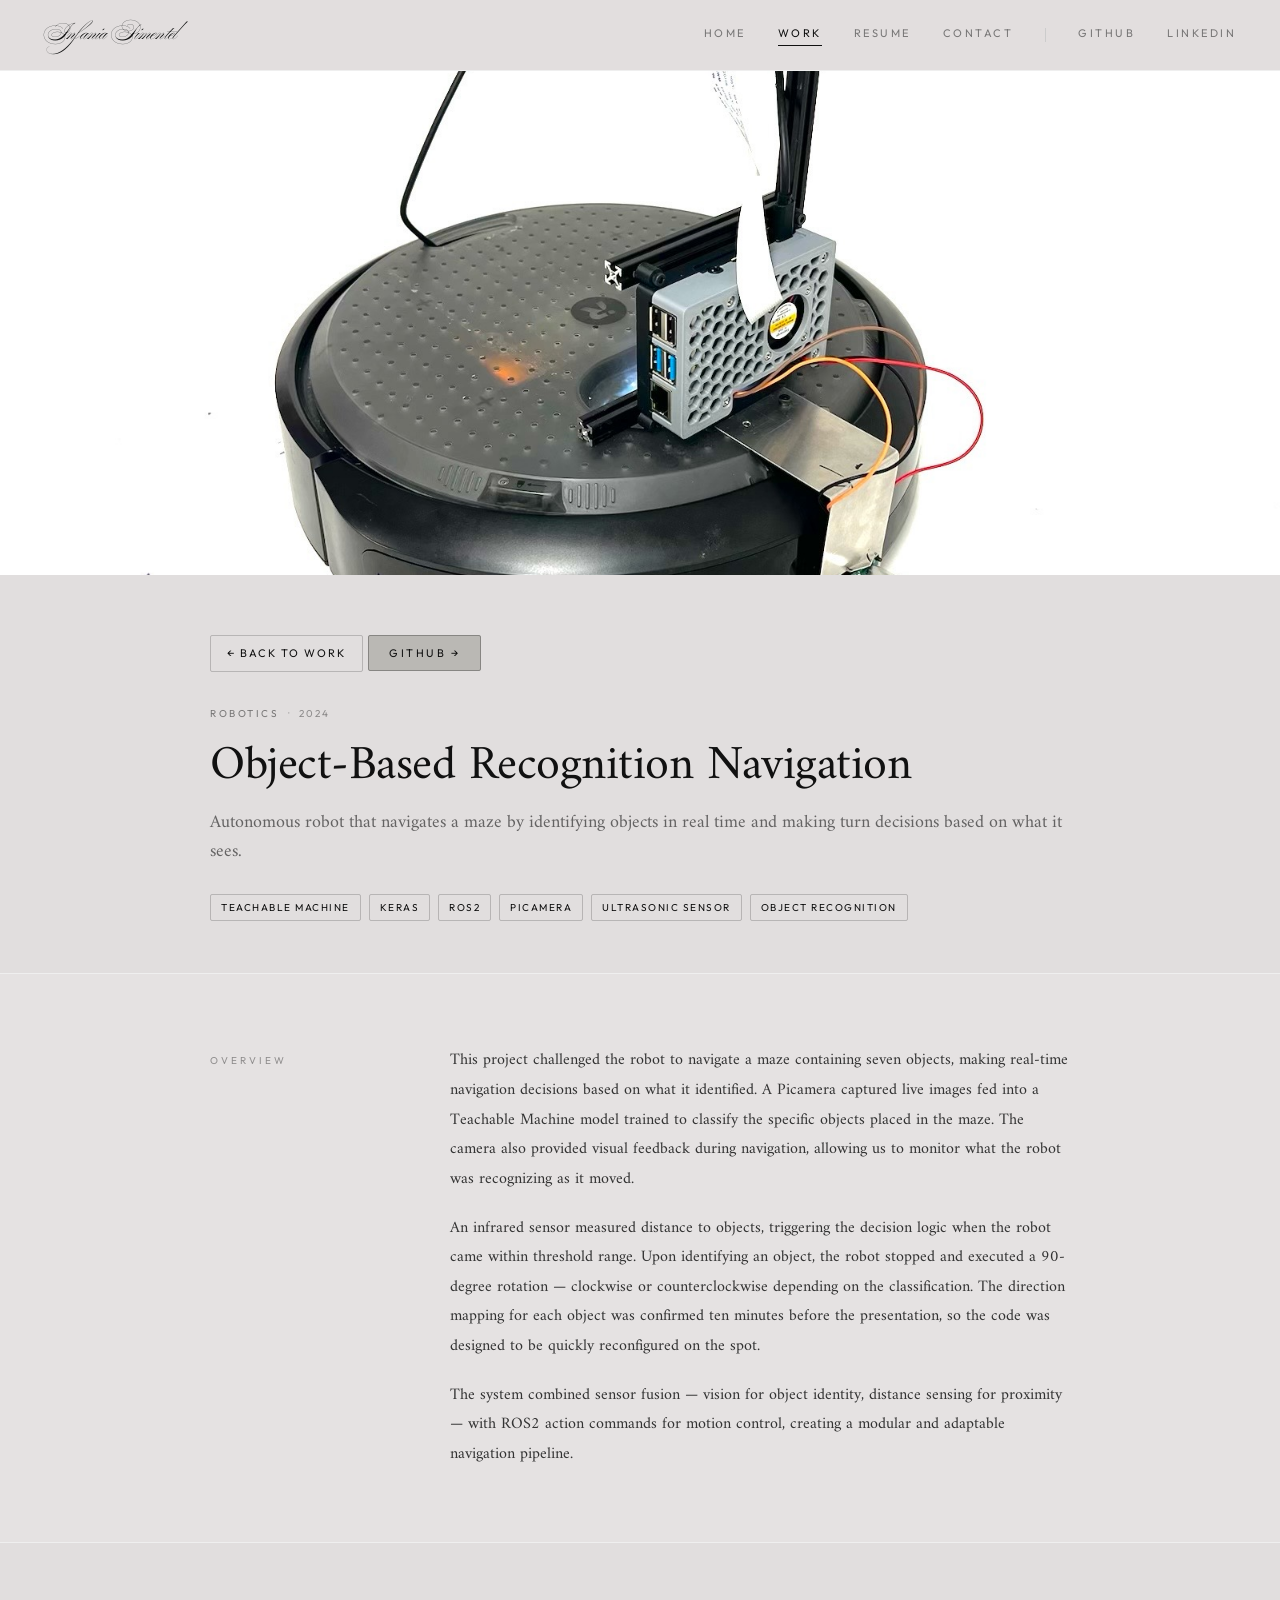
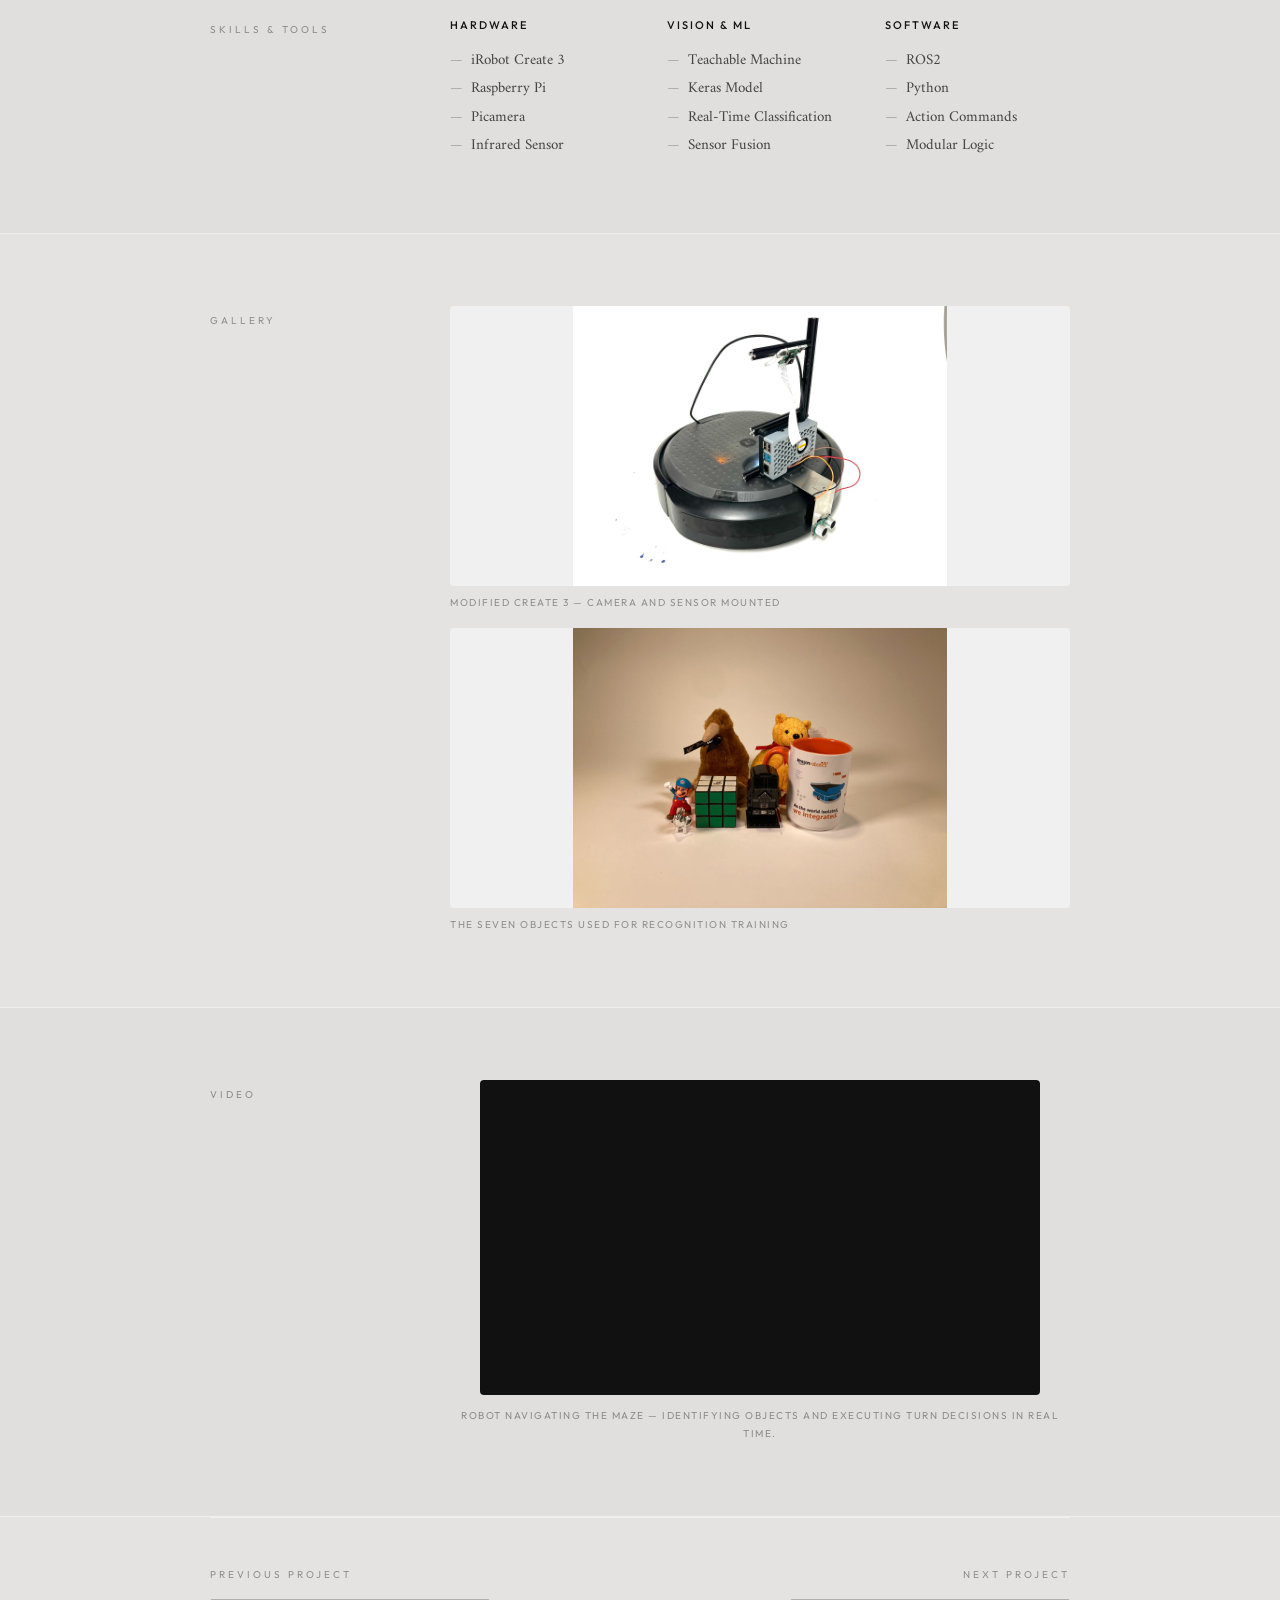
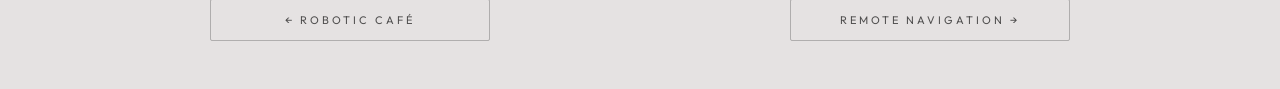
<file: projects/vision-object-recognition-navigation/visionRecog.html>
<!DOCTYPE html>
<html lang="en">

<head>
  <meta charset="UTF-8">
  <meta name="viewport" content="width=device-width, initial-scale=1.0">
  <title>Object-Based Recognition Navigation — Infania Pimentel</title>
  <link rel="stylesheet" href="../../styles.css">
  <link rel="stylesheet" href="../../projects.css">
  <link href="https://fonts.googleapis.com/css2?family=Ballet:opsz@16..72&family=Mea+Culpa&family=Amiri:ital@0;1&display=swap" rel="stylesheet">
  <link href="https://fonts.googleapis.com/css2?family=Outfit:wght@400;500&display=swap" rel="stylesheet">
  <script src="../../script.js" defer></script>
</head>

<body>

  <!-- ── NAV ── -->
  <nav class="site-nav--page">
    <div class="site-nav-left">
      <a href="../../index.html" class="site-nav-name">Infania Pimentel</a>
    </div>
    <div class="site-nav-right">
      <a href="../../index.html" class="work-nav-link">Home</a>
      <a href="../../work.html" class="work-nav-link active">Work</a>
      <a href="../../resume.html" class="work-nav-link">Resume</a>
      <a href="../../contact.html" class="work-nav-link">Contact</a>
      <span class="site-nav-divider"></span>
      <a href="https://github.com/infaniap" class="work-nav-link" target="_blank">GitHub</a>
      <a href="https://www.linkedin.com/in/infania-pimentel-a25778231/" class="work-nav-link" target="_blank">LinkedIn</a>
    </div>
  </nav>

  <!-- ── HERO IMAGE ── -->
  <div class="proj-hero-img">
    <img src="RoombaRemodel.jpg" alt="Modified Create 3 robot with camera and sensor">
  </div>

  <!-- ── PROJECT HEADER ── -->
  <div class="proj-header">
    <div class="proj-header-inner">
      <a href="../../work.html" class="proj-back">← Back to Work</a>
      <a href="https://github.com/infaniap/vision-object-recognition-robot" class="proj-live-btn proj-live-btn--ghost" target="_blank">GitHub →</a>

      <div class="proj-meta">
        <span class="proj-category">Robotics</span>
        <span class="proj-meta-divider">·</span>
        <span class="proj-year">2024</span>
      </div>
      <h1 class="proj-title"> Object-Based Recognition Navigation</h1>
      <p class="proj-subtitle">Autonomous robot that navigates a maze by identifying objects in real time and making turn decisions based on what it sees.</p>
      <div class="proj-tags">
        <span class="proj-tag">Teachable Machine</span>
        <span class="proj-tag">Keras</span>
        <span class="proj-tag">ROS2</span>
        <span class="proj-tag">Picamera</span>
        <span class="proj-tag">Ultrasonic Sensor</span>
        <span class="proj-tag">Object Recognition</span>
      </div>
    </div>
  </div>

  <main class="proj-main">

    <!-- ── OVERVIEW ── -->
    <section class="proj-section">
      <div class="proj-section-inner">
        <div class="proj-section-label">Overview</div>
        <div class="proj-section-content">
          <p>This project challenged the robot to navigate a maze containing seven objects, making real-time navigation decisions based on what it identified. A Picamera captured live images fed into a Teachable Machine model trained to classify the specific objects placed in the maze. The camera also provided visual feedback during navigation, allowing us to monitor what the robot was recognizing as it moved.</p>
          <p>An infrared sensor measured distance to objects, triggering the decision logic when the robot came within threshold range. Upon identifying an object, the robot stopped and executed a 90-degree rotation — clockwise or counterclockwise depending on the classification. The direction mapping for each object was confirmed ten minutes before the presentation, so the code was designed to be quickly reconfigured on the spot.</p>
          <p>The system combined sensor fusion — vision for object identity, distance sensing for proximity — with ROS2 action commands for motion control, creating a modular and adaptable navigation pipeline.</p>
        </div>
      </div>
    </section>

    <!-- ── SKILLS / TOOLS ── -->
    <section class="proj-section proj-section--alt">
      <div class="proj-section-inner">
        <div class="proj-section-label">Skills & Tools</div>
        <div class="proj-section-content">
          <div class="skills-grid">
            <div class="skill-group">
              <h4 class="skill-group-title">Hardware</h4>
              <ul>
                <li>iRobot Create 3</li>
                <li>Raspberry Pi</li>
                <li>Picamera</li>
                <li>Infrared Sensor</li>
              </ul>
            </div>
            <div class="skill-group">
              <h4 class="skill-group-title">Vision & ML</h4>
              <ul>
                <li>Teachable Machine</li>
                <li>Keras Model</li>
                <li>Real-Time Classification</li>
                <li>Sensor Fusion</li>
              </ul>
            </div>
            <div class="skill-group">
              <h4 class="skill-group-title">Software</h4>
              <ul>
                <li>ROS2</li>
                <li>Python</li>
                <li>Action Commands</li>
                <li>Modular Logic</li>
              </ul>
            </div>
          </div>
        </div>
      </div>
    </section>

    <!-- ── PHOTO GALLERY ── -->
    <section class="proj-section">
      <div class="proj-section-inner">
        <div class="proj-section-label">Gallery</div>
        <div class="proj-section-content">
          <div class="proj-gallery">
            <div class="gallery-item gallery-item--wide">
              <img src="RoombaRemodel.jpg" alt="Modified Create 3 robot" class="gallery-placeholder">
              <span class="gallery-caption">Modified Create 3 — camera and sensor mounted</span>
            </div>
            <div class="gallery-item gallery-item--wide">
              <img src="Objects.jpg" alt="Maze objects" class="gallery-placeholder">
              <span class="gallery-caption">The seven objects used for recognition training</span>
            </div>
          </div>
        </div>
      </div>
    </section>

    <!-- ── VIDEO ── -->
    <section class="proj-section proj-section--alt">
      <div class="proj-section-inner">
        <div class="proj-section-label">Video</div>
        <div class="proj-section-content">
          <div class="proj-video-wrap">
            <iframe
              src="https://www.youtube.com/embed/oJiPDWGVDbM"
              title="Object-based recognition navigation demo"
              frameborder="0"
              allow="accelerometer; autoplay; clipboard-write; encrypted-media; gyroscope; picture-in-picture"
              allowfullscreen>
            </iframe>
          </div>
          <p class="proj-video-caption">Robot navigating the maze — identifying objects and executing turn decisions in real time.</p>
        </div>
      </div>
    </section>

    
  </main>

  <!-- ── NEXT PROJECT ── -->
<div class="proj-next">
  <div class="proj-next-inner">
    <span class="proj-next-label">Previous Project</span>
    <a href="../barista/barista.html" class="btn btn-next">← ROBOTIC CAFÉ</a>
  </div>
   <div class="proj-next-inner">
    <span class="proj-next-label">Next Project</span>
    <a href="../airtable-remote-robot-navigation/airtable.html" class="btn btn-next">REMOTE NAVIGATION →</a>
</div>
</div>

</body>
</html>
</file>
<file: styles.css>
/* ═══════════════════════════════════════════════
   INFANIA PIMENTEL — Portfolio Styles
   ═══════════════════════════════════════════════ */

:root {
  --font-script:   "Ballet", cursive;
  --font-initial:  "Mea Culpa", cursive;
  --font-body:     "Amiri", serif;
  --font-btn-font: "Outfit", sans-serif;

  --font-name:     42px;
  --font-role:     13px;
  --font-btn:      11px;
  --font-body-sz:  16px;

  --color-page:    #e1dededb;
  --border-color:  #efefef;
  --color-dark:    #111111;
  --color-btn-bg:  transparent;

  --btn-h:         42px;
  --btn-radius:    2px;
}

/* ─── RESET ─────────────────────────────────── */
*, *::before, *::after {
  box-sizing: border-box;
  margin: 0;
  padding: 0;
}

/* ─── BODY ───────────────────────────────────── */
body {
  font-family: var(--font-body);
  background: var(--color-page);
  color: var(--color-dark);
  font-size: var(--font-body-sz);
  line-height: 1.7;
}

/* ═══════════════════════════════════════════════
   TOP SOCIAL (GitHub / LinkedIn)
   ═══════════════════════════════════════════════ */
.top-social {
  position: absolute;
  top: 20px;
  right: 44px;
  z-index: 20;
  display: flex;
  gap: 28px;
}

.top-social a {
  font-family: var(--font-btn-font);
  font-size: 11px;
  letter-spacing: 2.5px;
  text-transform: uppercase;
  text-decoration: none;
  color: var(--color-dark);
  padding-bottom: 3px;
  border-bottom: 1px solid transparent;
  transition: border-color 0.2s ease;
}

.top-social a:hover {
  border-bottom-color: var(--color-dark);
}

/* ═══════════════════════════════════════════════
   IDENTITY
   ═══════════════════════════════════════════════ */
.hero-identity {
  position: relative;
  z-index: 2;
  text-align: center;
  padding: 28px 44px 24px;
  background: var(--color-page);
}

.name {
  font-size: var(--font-name);
  line-height: 1;
  display: inline-block;
  color: var(--color-dark);
}

.initial {
  font-family: var(--font-initial);
  display: inline-block;
  margin-right: -8px;
  transform: rotate(-1deg) translateY(-2px);
  font-size: calc(var(--font-name) * 1.05);
  color: var(--color-dark);
}

.rest {
  font-family: var(--font-script);
}

.role {
  margin-top: 15px;
  font-family: var(--font-body);
  font-size: var(--font-role);
  font-weight: 400;
  letter-spacing: 6px;
  color: var(--color-dark);
  text-transform: uppercase;
}
.hero-wrapper {
  display: flex;
  flex-direction: column;
}
/* ═══════════════════════════════════════════════
   BUTTON BAND
   ═══════════════════════════════════════════════ */
.hero-band {
  position: sticky;
  top: 0;
  z-index: 50;
  display: flex;
  align-items: center;
  justify-content: center;
  gap: 32px;
  padding: 4px 44px;
  background: var(--color-page);
  border-top: 1px solid var(--border-color);
  border-bottom: 1px solid var(--border-color);
}

.btn {
  width: clamp(140px, 18vw, 220px);
  height: var(--btn-h);
  display: flex;
  align-items: center;
  justify-content: center;
  background: transparent;
  color: rgba(17, 17, 17, 0.7);
  font-family: var(--font-btn-font);
  font-size: var(--font-btn);
  letter-spacing: 3px;
  text-decoration: none;
  text-transform: uppercase;
  border: 1px solid rgba(17, 17, 17, 0.25);
  border-radius: var(--btn-radius);
  transition: background 0.2s ease, color 0.2s ease, border-color 0.2s ease;
}

.btn:hover {
  background: var(--color-dark);
  color: #fff;
  border-color: var(--color-dark);
}

.btn:active {
  opacity: 0.85;
}

/* ═══════════════════════════════════════════════
   ABOUT
   ═══════════════════════════════════════════════ */
.about {
  position: relative;
  z-index: 2;
  background: var(--color-page);
  padding: 52px 0;
  border-top: 1px solid var(--border-color);
  margin-top: -65px;
}

.about-inner {
  display: grid;
  grid-template-columns: 195px 1fr;
  gap: 0 80px;
  width: 910px;
  margin: 0 auto;
  align-items: start;
}

.about-photo {
  width: 195px;
  height: 240px;
  object-fit: cover;
  object-position: center top;
  border-radius: 3px;
  display: block;
}

.about-text {
  font-family: var(--font-body);
  font-size: 16px;
  line-height: 1.85;
  color: #333;
}

.about-text p + p {
  margin-top: 1em;
}

.about-photo-block {
  display: flex;
  flex-direction: column;
  gap: 14px;
  width: 220px;
  flex-shrink: 0;
}


.about-credentials {
  font-family: var(--font-btn-font);
  font-size: 11px;
  letter-spacing: 1.5px;
  text-transform: uppercase;
  color: rgba(17, 17, 17, 0.45);
  line-height: 2;
  border-top: 1px solid var(--border-color);
  padding-top: 16px;
  margin-top: 20px;
}

.about-contact {
  margin-top: 20px;
}

.about-lead {
  font-family: var(--font-body);
  font-size: 19px;
  line-height: 1.5;
  color: var(--color-dark);
  margin-bottom: 20px;
  font-style: italic;
}
.about-statement {
  font-family: var(--font-body);
  font-size: 26px;
  line-height: 1.4;
  color: var(--color-dark);
  margin-bottom: 20px;
  font-weight: 400;
}

/* ─── INTRO ──────────────────────────────────── */
.intro {
  margin-top: -55px;
  width: 100%;
  background: var(--color-page);
  border-bottom: 1px solid var(--border-color);
  padding: 0 4% 0;
  position: relative;
  z-index: 5;
}
.intro-hi {
  font-family: var(--font-btn-font);
  font-size: 15px;
  letter-spacing: 2px;
  text-transform: uppercase;
  color: rgba(17, 17, 17, 0.6);
  display: block;
  margin-bottom: 14px;
}

.intro-card {
  display: flex;
  align-items: stretch;
  background: rgba(255, 255, 255, 0.55);
  border: 1px solid var(--border-color);
  border-radius: 4px;
  overflow: hidden;
  width: 100%;
  min-height: unset;
  margin-bottom: 0;

}

.intro-sub {
  font-family: var(--font-body);
  font-size: clamp(16px, 1.5vw, 22px);
  line-height: 1.6;
  color: rgba(17, 17, 17, 0.6);
  max-width: 480px;
  margin-top: 20px;
}

.intro-text {
  padding: clamp(32px, 5%, 72px);
  flex: 1;
  display: flex;
  flex-direction: column;
  justify-content: center;
}

.intro-photo {
  width: 36%;
  flex-shrink: 0;
  overflow: hidden;
}

.intro-photo img {
  width: 100%;
  height: 100%;
  object-fit: cover;
  object-position: center 5%;
  display: block;
}
.intro-title {
  font-family: var(--font-body);
  font-size: clamp(36px, 5vw, 72px);
  font-weight: 400;
  line-height: 1.1;
  color: var(--color-dark);
  margin-bottom: 20px;
}


.intro-badge {
  background: rgba(255, 255, 255, 0.58);
  border: 1px solid var(--border-color);
  border-radius: 4px;
  padding: 34px 36px;
  display: flex;
  flex-direction: column;
  min-height: 220px;
}

.intro-badges {
  display: grid;
  grid-template-columns: repeat(3, 1fr);
  padding: 16px 0 0;
  gap: 12px;
}
.badge-tags {
  display: flex;
  flex-wrap: wrap;
  gap: 8px;
  margin-top: 14px;
}


.intro-badge:first-child {
  border-top: 1px solid var(--border-color);
}


.badge-content {
  display: flex;
  flex-direction: column;
}

.badge-title {
  font-family: var(--font-btn-font);
  font-size: 13px;
  letter-spacing: 3px;
  text-transform: uppercase;
  color: var(--color-dark);
  font-weight: 500;
  margin-bottom: 20px;
}


.badge-strong {
  color: rgba(17, 17, 17, 0.88);
}

.badge-muted {
  color: rgba(17, 17, 17, 0.48);
}

.badge-space {
  margin-top: 18px;
}

.badge-label {
  font-family: var(--font-body);
  font-size: 15px;
  line-height: 1.9;
  color: rgba(17, 17, 17, 0.65);
}

.intro-tags {
  display: flex;
  flex-wrap: wrap;
  gap: 8px;
  margin-top: 24px;
}

.intro-tag {
  font-family: var(--font-btn-font);
  font-size: 10px;
  letter-spacing: 1.5px;
  text-transform: uppercase;
  color: rgba(17, 17, 17, 0.55);
  border: 1px solid rgba(17, 17, 17, 0.2);
  border-radius: 2px;
  padding: 5px 12px;
}

.badge-line {
  font-family: var(--font-body);
  font-size: 16px;
  line-height: 1.6;
  color: rgba(17, 17, 17, 0.75);
  margin-top: 4px;
}


.badge-muted {
  color: rgba(17, 17, 17, 0.5);
  font-size: 14px;

}

.intro-tools {
  background: rgba(255, 255, 255, 0.6);
  border: 1px solid var(--border-color);
  border-radius: 4px;
  padding: 24px;
  margin-top: 12px;
  margin-bottom: 40px;
  display: flex;
  flex-direction: column;
  gap: 10px;
}

.intro-tools .intro-tags {
  margin-top: 0;
  gap: 8px;
}
.intro-tools .badge-title {
  flex-shrink: 0;
  color: var(--color-dark);
}
/* ═══════════════════════════════════════════════
   LED HERO
   ═══════════════════════════════════════════════ */
.hero {
  position: relative;
  z-index: 1;
  height: 50vh;
  overflow: visible;
  margin-top: -160px;
  margin-bottom: 0;
}


.hero-media {
  position: absolute;
  inset: 0;
  overflow: hidden;
  transform: translateY(-25%) scale(1.15);
  transform-origin: center top;
}

.hero-img {
  position: absolute;
  inset: 0;
  width: 100%;
  height: 100%;
  object-fit: cover;
  object-position: center 40%;
  display: block;
}

/* ─── LED HOTSPOTS ───────────────────────────── */
.led-hotspots {
  position: absolute;
  z-index: 10;
  pointer-events: auto;
}

.led-spot {
  position: absolute;
  width: 4%;
  height: 21%;
  transform: translate(-50%, -50%);
  cursor: pointer;
  /* background: rgba(255, 0, 0, 0.25); */
}

.led-spot[data-led="1"]  { left: 14.58%; top: 60.67%; }
.led-spot[data-led="2"]  { left: 19.93%; top: 62.99%; }
.led-spot[data-led="3"]  { left: 25.47%; top: 63.55%; }
.led-spot[data-led="4"]  { left: 31.22%; top: 63.08%; }
.led-spot[data-led="5"]  { left: 36.21%; top: 61.91%; }
.led-spot[data-led="6"]  { left: 41.43%; top: 62.19%; }
.led-spot[data-led="7"]  { left: 46.89%; top: 66.21%; }
.led-spot[data-led="8"]  { left: 52.26%; top: 66.09%; }
.led-spot[data-led="9"]  { left: 57.78%; top: 63.11%; }
.led-spot[data-led="10"] { left: 63.39%; top: 62.87%; }
.led-spot[data-led="11"] { left: 68.53%; top: 62.19%; }
.led-spot[data-led="12"] { left: 73.69%; top: 62.56%; }
.led-spot[data-led="13"] { left: 79.17%; top: 63.24%; }
.led-spot[data-led="14"] { left: 84.65%; top: 60.98%; }

/* ═══════════════════════════════════════════════
   WORK PAGE NAV
   ═══════════════════════════════════════════════ */

   .work-identity .role {
  font-size: 18px;
  letter-spacing: 4px;
  margin-top: 0;
}

/* ═══════════════════════════════════════════════
   WORK PAGE NAV
   ═══════════════════════════════════════════════ */
.site-nav--page {
  position: sticky;
  top: 0;
  z-index: 50;
  display: flex;
  align-items: center;
  justify-content: space-between;
  padding: 18px 44px;
  background: var(--color-page);
  border-bottom: 1px solid var(--border-color);
}

.site-nav-left {
  display: flex;
  align-items: center;
}

.site-nav-name {
  font-family: var(--font-script);
  font-size: 20px;
  text-decoration: none;
  color: var(--color-dark);
  letter-spacing: 0.01em;
  transition: opacity 0.2s ease;
}

.site-nav-name:hover { opacity: 0.65; }

.site-nav-right {
  display: flex;
  align-items: center;
  gap: 32px;
}

.site-nav-divider {
  display: block;
  width: 1px;
  height: 14px;
  background: #ccc;
}



.work-nav-link {
  font-family: var(--font-btn-font);
  font-size: 11px;
  letter-spacing: 2.5px;
  text-transform: uppercase;
  text-decoration: none;
  color: rgba(17, 17, 17, 0.5);
  padding-bottom: 3px;
  border-bottom: 1px solid transparent;
  transition: color 0.2s ease, border-color 0.2s ease;
}

.work-nav-link:hover {
  color: var(--color-dark);
  border-bottom-color: var(--color-dark);
}

.work-nav-link.active {
  color: var(--color-dark);
  border-bottom-color: var(--color-dark);
}


.work-nav-link.social-link {
  color: rgba(17, 17, 17, 0.35);
  letter-spacing: 2px;
}

.work-nav-link.social-link:hover {
  color: var(--color-dark);
  border-bottom-color: var(--color-dark);
}

/* ═══════════════════════════════════════════════
   WORK PAGE HEADER
   ═══════════════════════════════════════════════ */
.work-hero {
  background: var(--color-page);
  position: relative;
}

.work-identity {
  text-align: center;
  padding: 40px 44px 30px;
}

.work-identity .name { font-size: 38px; }
.work-identity .role { letter-spacing: 4px; margin-top: 10px; }

/* ═══════════════════════════════════════════════
   WORK SECTION
   ═══════════════════════════════════════════════ */
.work {
  background: var(--color-page);
  padding: 80px 0 100px;
  border-top: 1px solid var(--border-color);
}

.work-inner {
  width: 910px;
  margin: 0 auto;
}

.work-filters {
  display: flex;
  gap: 12px;
  margin-bottom: 52px;
}

.filter-btn {
  font-family: var(--font-btn-font);
  font-size: 11px;
  letter-spacing: 2px;
  text-transform: uppercase;
  color: var(--color-dark);
  background: transparent;
  border: 1px solid #ccc;
  border-radius: 20px;
  padding: 7px 20px;
  cursor: pointer;
  transition: all 0.2s ease;
}

.filter-btn:hover { border-color: var(--color-dark); }

.filter-btn.active {
  background: var(--color-dark);
  color: #fff;
  border-color: var(--color-dark);
}

.work-grid {
  display: grid;
  grid-template-columns: repeat(3, 1fr);
  gap: 32px;
}

.project-card {
  background: #fff;
  border-radius: 8px;
  overflow: hidden;
  box-shadow: 0 2px 12px rgba(0,0,0,0.07);
  transition: opacity 0.25s ease, transform 0.25s ease, box-shadow 0.2s ease;
  cursor: pointer;
}
a.project-card {
  text-decoration: none;
  color: inherit;
  display: block;
}
.project-card:hover {
  box-shadow: 0 6px 24px rgba(0,0,0,0.12);
  transform: translateY(-3px);
}

.project-card.hidden {
  opacity: 0;
  transform: scale(0.97);
  pointer-events: none;
  position: absolute;
  visibility: hidden;
}

.card-img.placeholder {
  width: 100%;
  height: 160px;
  background: #d9d9d9;
}

.card-img {
  width: 100%;
  height: 160px;
  overflow: hidden;
}

.card-img img {
  width: 100%;
  height: 100%;
  object-fit: cover;
  object-position: center;
  display: block;
  transition: transform 0.3s ease;
}

.project-card:hover .card-img img {
  transform: scale(1.04);
}
.card-body { padding: 18px 20px 22px; }

.card-tag {
  font-family: var(--font-btn-font);
  font-size: 10px;
  letter-spacing: 2px;
  text-transform: uppercase;
  color: #888;
}

.card-title {
  font-family: var(--font-body);
  font-size: 18px;
  font-weight: 400;
  color: var(--color-dark);
  margin: 6px 0 8px;
}

.card-desc {
  font-family: var(--font-body);
  font-size: 14px;
  line-height: 1.7;
  color: #555;
}

/* LISTS */
.proj-list {
  display: grid;
  grid-template-columns: 1fr 1fr;
  gap: 24px 48px;
}

.proj-list-item h4 {
  font-family: var(--font-btn-font);
  font-size: 11px;
  letter-spacing: 2px;
  text-transform: uppercase;
  color: var(--color-dark);
  margin-bottom: 8px;
  font-weight: 500;
}

.proj-list-item p {
  font-family: var(--font-body);
  font-size: 15px;
  line-height: 1.7;
  color: #444;
}


/* ═══════════════════════════════════════════════
   FEATURED VS SECONDARY PROJECTS
   ═══════════════════════════════════════════════ */

/* ── SECTION LABEL ── */
.work-section-label {
  font-family: var(--font-btn-font);
  font-size: 10px;
  letter-spacing: 3px;
  text-transform: uppercase;
  color: rgba(17, 17, 17, 0.4);
  margin: 64px 0 24px;
  padding-top: 32px;
  border-top: 1px solid var(--border-color);
}

/* ── FEATURED GRID ── */
.work-grid--featured {
  grid-template-columns: repeat(2, 1fr);
  gap: 40px;
  margin-bottom: 0;
}

/* ── FEATURED CARD ── */
.project-card--featured {
  position: relative;
  border: 1px solid rgba(17, 17, 17, 0.15);
}

.project-card--featured .card-img {
  height: 300px;
}

.project-card--featured .card-body {
  padding: 24px;
}

.project-card--featured .card-title {
  font-size: 1.35rem;
  margin-bottom: 4px;
}

.project-card--featured .card-tagline {
  font-family: var(--font-body);
  font-size: 0.9rem;
  font-style: italic;
  color: #666;
  margin: 0 0 12px 0;
}

.project-card--featured .card-desc {
  font-size: 0.95rem;
  line-height: 1.5;
}

.card-featured-label {
  position: absolute;
  top: 12px;
  left: 12px;
  font-family: var(--font-btn-font);
  font-size: 9px;
  letter-spacing: 2px;
  text-transform: uppercase;
  color: #fff;
  background: var(--color-dark);
  padding: 4px 10px;
  z-index: 2;
}

/* ── SECONDARY GRID ── */
.work-grid--secondary {
  grid-template-columns: repeat(3, 1fr);
  gap: 20px;
}

/* ── SECONDARY CARD ── */

.project-card--secondary .card-tagline {
  font-family: var(--font-body);
  font-size: 0.9rem;
  font-style: italic;
  color: #666;
  margin: 0 0 12px 0;
}

.project-card--secondary .card-img {
  height: 160px;
}

.project-card--secondary .card-body {
  padding: 14px 16px 18px;
}

.project-card--secondary .card-title {
  font-size: 1rem;
}

.project-card--secondary .card-desc {
  font-size: 0.85rem;
  line-height: 1.5;
}


/* ── RESPONSIVE ── */
@media (max-width: 900px) {
  .work-grid--featured {
    grid-template-columns: 1fr;
    gap: 32px;
  }
  .work-grid--secondary {
    grid-template-columns: repeat(2, 1fr);
  }
}



/* ─── LIGHTBOX ───────────────────────────────── */
.lightbox-overlay {
  position: fixed;
  inset: 0;
  background: rgba(0, 0, 0, 0.9);
  z-index: 9999;
  display: flex;
  align-items: center;
  justify-content: center;
  cursor: zoom-out;
  opacity: 0;
  pointer-events: none;
  transition: opacity 0.2s ease;
}

.lightbox-overlay.active {
  opacity: 1;
  pointer-events: all;
}

.lightbox-overlay img {
  max-width: 90vw;
  max-height: 90vh;
  object-fit: contain;
  border-radius: 4px;
}




/* ═══════════════════════════════════════════════
   RESPONSIVE
   ═══════════════════════════════════════════════ */
.desktop-only { display: inline-flex; }
.work-mobile-social { display: none; }
.mobile-only { display: none; }

@media (max-width: 1000px) {
  .hero-band { gap: 20px; }
}

@media (max-width: 900px) {
  .about-inner {
    width: 90%;
    grid-template-columns: 1fr;
    gap: 24px;
  }
  .work-inner { width: 90%; }
  .work-grid { grid-template-columns: repeat(2, 1fr); }
  .work-filters { flex-wrap: wrap; }
  .site-nav--page { padding: 16px 28px; }
  .site-nav-right { gap: 20px; }
}

@media (max-width: 700px) {
  .hero-band { flex-wrap: wrap; gap: 12px; }
}


@media (max-width: 600px) {
  :root { --font-name: 32px; }

  .desktop-only { display: none !important; }
  .mobile-only { display: flex; }

  /* ── HERO ── */
  .hero {
    height: 200px;
    margin-top: -80px;
  }
  .hero-media {
    transform: translateY(0%) scale(1.05);
  }

  /* ── INDEX PAGE ── */
  .top-social {
    position: relative;
    top: unset;
    right: unset;
    justify-content: center;
    padding: 12px 0 0;
    order: 2;
  }
  .top-social a,
  .work-mobile-social .work-nav-link {
    font-size: 9px;
    letter-spacing: 2px;
    color: rgba(17, 17, 17, 0.45);
  }
  .hero-identity {
    padding: 40px 20px 20px;
    order: 1;
  }
  .hero-band {
    flex-direction: column;
    gap: 10px;
    padding: 14px 20px;
    order: 3;
  }
  .btn {
    width: 80%;
    max-width: 260px;
  }

  /* ── INTRO ── */
  .intro {
    margin-top: -20px;
    padding: 0 14px;
  }
  .intro-card {
    flex-direction: column !important;;
  }
  .intro-photo {
    order: -1 !important;
    width: 100% !important;
    height: 260px !important;
  }

  .intro-text {
    padding: 28px 22px 30px;
  }
  .intro-hi {
    font-size: 10px;
    letter-spacing: 2px;
    margin-bottom: 10px;
  }
  .intro-title {
    font-size: 34px;
    line-height: 1.08;
    margin-bottom: 16px;
  }
  .intro-sub {
    font-size: 16px;
    line-height: 1.55;
    margin-top: 0;
  }
  .intro-tags {
    margin-top: 18px;
    gap: 7px;
  }
  .intro-tag {
    font-size: 8.5px;
    letter-spacing: 1.2px;
    padding: 4px 8px;
  }
  .intro-badges {
    grid-template-columns: 1fr !important;
    gap: 10px;
    padding-top: 12px;
  }
  .intro-badge {
    min-height: unset;
    padding: 22px;
  }
  .badge-title {
    font-size: 11px;
    margin-bottom: 14px;
  }
  .badge-line {
    font-size: 15px;
    line-height: 1.45;
  }
  .badge-muted {
    font-size: 13px;
  }
  .intro-tools {
    padding: 20px;
    margin-bottom: 28px;
  }
  .intro-tools .intro-tags {
    margin-top: 4px;
  }

  /* ── WORK PAGE ── */
  .work-hero .site-nav--page {
    flex-wrap: wrap;
    justify-content: center;
    gap: 8px;
    padding: 20px 16px 8px;
    border-bottom: none;
  }
  .work-hero .site-nav-name { font-size: 28px; }
  .work-hero .site-nav-left {
    order: 1;
    width: 100%;
    justify-content: center;
  }
  .work-mobile-social {
    order: 2;
    display: flex;
    width: 100%;
    justify-content: center;
    gap: 28px;
    padding: 8px 0 12px;
    border-bottom: 1px solid var(--border-color);
  }
  .work-hero .site-nav-right {
    order: 3;
    justify-content: center;
    flex-wrap: wrap;
    gap: 16px;
  }
  .work-hero .site-nav-right .work-nav-link {
    font-size: 10px;
    letter-spacing: 1.5px;
  }
  .work { padding: 40px 0 60px; }
  .work-filters { flex-wrap: wrap; gap: 8px; }
  .work-grid { grid-template-columns: 1fr; }

  /* ── ABOUT ── */
  .about-inner {
    width: 92%;
    grid-template-columns: 1fr;
    gap: 24px;
  }
  .about-photo {
    width: 140px !important;
    height: 170px !important;
    margin: 0 auto !important;
    display: block !important;
  }
  .about-text { text-align: left; }

  /* ── SECONDARY GRID ── */
  .work-grid--secondary {
    grid-template-columns: 1fr;
  }
}

.hero::after {
  content: "";
  position: absolute;
  bottom: 0;
  left: 0;
  right: 0;
  height: 120px;
  background: linear-gradient(to bottom, transparent, var(--color-page));
  z-index: 2;
  pointer-events: none;
  display: none;

}

body { animation: fadeIn 0.3s ease; }

@keyframes fadeIn {
  from { opacity: 0; }
  to { opacity: 1; }
}
</file>
<file: resume.css>
/* ═══════════════════════════════════════════════
   RESUME PAGE STYLES
   ═══════════════════════════════════════════════ */

/* ─── HEADER ─────────────────────────────────── */
.res-header {
  background: var(--color-page);
  border-bottom: 1px solid var(--border-color);
  padding: 40px 0 36px;
  overflow: hidden;
}

.res-header-inner {
  width: 860px;
  margin: 0 auto;
}

.res-header-top {
  display: flex;
  align-items: flex-start;
  justify-content: space-between;
  gap: 40px;
}

.res-name {
  font-family: var(--font-script);
  font-size: 36px;
  font-weight: 400;
  line-height: 1.1;
  color: var(--color-dark);
  margin-bottom: 10px;
}

.res-tagline {
  font-family: var(--font-btn-font);
  font-size: 11px;
  letter-spacing: 2.5px;
  text-transform: uppercase;
  color: rgba(17, 17, 17, 0.5);
  margin-bottom: 12px;
}

.res-contact {
  font-family: var(--font-body);
  font-size: 14px;
  color: rgba(17, 17, 17, 0.6);
  display: flex;
  align-items: center;
  gap: 8px;
  flex-wrap: wrap;
}

.res-contact a {
  color: rgba(17, 17, 17, 0.6);
  text-decoration: none;
  transition: color 0.2s ease;
}

.res-contact a:hover { color: var(--color-dark); }

.res-dot { color: rgba(17, 17, 17, 0.3); }

.res-download {
  flex-shrink: 0;
  font-family: var(--font-btn-font);
  font-size: 11px;
  letter-spacing: 2px;
  text-transform: uppercase;
  text-decoration: none;
  color: var(--color-dark);
  border: 1px solid rgba(17, 17, 17, 0.3);
  border-radius: 2px;
  padding: 10px 20px;
  white-space: nowrap;
  transition: background 0.2s ease, color 0.2s ease, border-color 0.2s ease;
}

.res-download:hover {
  background: var(--color-dark);
  color: #fff;
  border-color: var(--color-dark);
}

.res-role-summary {
  font-family: var(--font-body);
  font-size: 15px;
  font-style: italic;
  color: rgba(17, 17, 17, 0.65);
  margin: 0 0 10px 0;
  line-height: 1.6;
}

/* ─── BODY ───────────────────────────────────── */
.res-body {
  padding: 60px 0 100px;
}

.res-inner {
  width: 860px;
  margin: 0 auto;
}

/* ─── SECTIONS ───────────────────────────────── */
.res-section {
  margin-bottom: 32px;
}

.res-section-title {
  font-family: var(--font-btn-font);
  font-size: 11px;
  letter-spacing: 3px;
  text-transform: uppercase;
  color: var(--color-dark);
  margin-bottom: 20px;
  padding-bottom: 10px;
  border-bottom: 1px solid var(--color-dark);
  font-weight: 500;
}

/* ─── ENTRIES ────────────────────────────────── */
.res-entry {
  margin-bottom: 36px;
}

.res-entry-header {
  display: flex;
  justify-content: space-between;
  align-items: baseline;
  margin-bottom: 6px;
  flex-wrap: wrap;
  gap: 4px;
}

.res-institution {
  font-family: var(--font-body);
  font-size: 18px;
  font-weight: 400;
  color: var(--color-dark);
  letter-spacing: 0.01em;
}

.res-location {
  font-family: var(--font-btn-font);
  font-size: 10px;
  letter-spacing: 1.5px;
  text-transform: uppercase;
  color: rgba(17, 17, 17, 0.35);
}

.res-degree {
  font-family: var(--font-btn-font);
  font-size: 11px;
  letter-spacing: 1.5px;
  text-transform: uppercase;
  color: rgba(17, 17, 17, 0.6);
  margin-bottom: 4px;
}

.res-detail {
  font-family: var(--font-body);
  font-size: 14px;
  color: rgba(17, 17, 17, 0.45);
  font-style: italic;
}

.about-photo-block {
  display: flex;
  flex-direction: column;
  gap: 12px;
  width: 195px;
  flex-shrink: 0;
}

.about-credentials {
  font-family: var(--font-btn-font);
  font-size: 10px;
  letter-spacing: 1px;
  text-transform: uppercase;
  color: rgba(17, 17, 17, 0.45);
  line-height: 1.8;
}

/* ─── GPA & HONORS ───────────────────────────── */
.res-degree-row {
  display: flex;
  justify-content: space-between;
  align-items: baseline;
  margin-bottom: 4px;
}

.res-gpa {
  font-family: var(--font-btn-font);
  font-size: 10px;
  letter-spacing: 1.5px;
  text-transform: uppercase;
  color: rgba(17, 17, 17, 0.6);
}

.res-honor {
  font-family: var(--font-body);
  font-size: 14px;
  font-style: italic;
  font-weight: 600;
  color: rgba(17, 17, 17, 0.75);
}

/* ─── SUMMARY & COMPETENCIES ─────────────────── */
.res-summary-text {
  font-family: var(--font-body);
  font-size: 15px;
  line-height: 1.75;
  color: #555;
}

.res-competencies-text {
  font-family: var(--font-body);
  font-size: 15px;
  line-height: 2.1;
  color: #555;
}
/* ─── ROLES ──────────────────────────────────── */

.res-role {
  margin: 20px 0 24px 0;
  padding-left: 20px;
  border-left: 2px solid var(--border-color);
}

.res-role-header {
  display: flex;
  justify-content: space-between;
  align-items: baseline;
  margin-bottom: 10px;
  flex-wrap: wrap;
  gap: 4px;
}

.res-role-title {
  font-family: var(--font-body);
  font-size: 16px;
  font-weight: 600;
  font-style: normal;
  color: var(--color-dark);
}

.res-role-date {
  font-family: var(--font-btn-font);
  font-size: 10px;
  letter-spacing: 1.5px;
  text-transform: uppercase;
  color: rgba(17, 17, 17, 0.35);
  white-space: nowrap;
}

/* ─── LIST ───────────────────────────────────── */
.res-list {
  list-style: none;
  padding: 0;
  margin: 0;
}

.res-list li {
  font-family: var(--font-body);
  font-size: 15px;
  line-height: 1.75;
  color: #555;
  padding-left: 14px;
  position: relative;
  margin-bottom: 5px;
}

.res-list li::before {
  content: "·";
  position: absolute;
  left: 0;
  color: rgba(17, 17, 17, 0.3);
  font-size: 18px;
  line-height: 1.5;
}

/* ─── SKILLS ─────────────────────────────────── */
.res-skills {
  display: flex;
  flex-direction: column;
  gap: 10px;
}

.res-skill-row {
  display: grid;
  grid-template-columns: 220px 1fr;
  gap: 20px;
  align-items: start;
}

.res-skill-label {
  font-family: var(--font-btn-font);
  font-size: 10px;
  letter-spacing: 1.5px;
  text-transform: uppercase;
  color: var(--color-dark);
  padding-top: 3px;
}

.res-skill-value {
  font-family: var(--font-body);
  font-size: 15px;
  line-height: 1.7;
  color: #444;
}

/* ─── RESPONSIVE ─────────────────────────────── */
@media (max-width: 960px) {
  .res-header-inner,
  .res-inner { width: 90%; }
}

@media (max-width: 700px) {
  .res-header-top {
    flex-direction: column;
    gap: 20px;
  }

  .res-name { font-size: 36px; }

  .res-skill-row {
    grid-template-columns: 1fr;
    gap: 4px;
  }

  .res-role { padding-left: 10px; }
}
</file>
<file: projects.css>
/* ═══════════════════════════════════════════════
   PROJECT PAGE STYLES
   Extends styles.css — do not duplicate base vars
   ═══════════════════════════════════════════════ */

/* ─── PROJECT HEADER ─────────────────────────── */
.proj-header {
  background: var(--color-page);
  padding: 60px 0 52px;
  border-bottom: 1px solid var(--border-color);
}

.proj-header-inner {
  width: 860px;
  margin: 0 auto;
}

.proj-back {
  font-family: var(--font-btn-font);
  font-size: 11px;
  letter-spacing: 2px;
  text-transform: uppercase;
  text-decoration: none;
  color: rgba(17, 17, 17, 0.45);
  display: inline-block;
  margin-bottom: 32px;
  transition: color 0.2s ease;
}

.proj-back:hover { color: var(--color-dark); }

.proj-meta {
  display: flex;
  align-items: center;
  gap: 8px;
  margin-bottom: 16px;
}

.proj-category {
  font-family: var(--font-btn-font);
  font-size: 10px;
  letter-spacing: 2.5px;
  text-transform: uppercase;
  color: rgba(17, 17, 17, 0.5);
}

.proj-meta-divider {
  color: rgba(17, 17, 17, 0.3);
  font-size: 12px;
}

.proj-year {
  font-family: var(--font-btn-font);
  font-size: 10px;
  letter-spacing: 2px;
  color: rgba(17, 17, 17, 0.4);
}

.proj-title {
  font-family: var(--font-body);
  font-size: 48px;
  font-weight: 400;
  line-height: 1.1;
  color: var(--color-dark);
  margin-bottom: 16px;
  letter-spacing: -0.01em;
}

.proj-subtitle {
  font-family: var(--font-body);
  font-size: 18px;
  line-height: 1.6;
  color: rgba(17, 17, 17, 0.6);
  margin-bottom: 28px;
  max-width: 100%;
}

.proj-tags {
  display: flex;
  gap: 8px;
  flex-wrap: wrap;
}

.proj-tag {
  font-family: var(--font-btn-font);
  font-size: 10px;
  letter-spacing: 1.5px;
  text-transform: uppercase;
  color: var(--color-dark);
  border: 1px solid rgba(17, 17, 17, 0.2);
  border-radius: 2px;
  padding: 4px 10px;
}

/* ─── HERO IMAGE ─────────────────────────────── */
.proj-hero-img {
  width: 100%;
  height: 56vh;
  overflow: hidden;
  background: #d0d0d0;
}
.proj-back {
  font-family: var(--font-btn-font);
  font-size: 11px;
  letter-spacing: 2px;
  text-transform: uppercase;
  text-decoration: none;
  color: var(--color-dark);
  display: inline-flex;
  align-items: center;
  gap: 8px;
  margin-bottom: 32px;
  padding: 8px 16px;
  border: 1px solid rgba(17,17,17,0.2);
  border-radius: 2px;
  transition: all 0.2s ease;
}

.proj-back:hover {
  background: var(--color-dark);
  color: #fff;
  border-color: var(--color-dark);
}
.proj-hero-img img {
  width: 100%;
  height: 100%;
  object-fit: cover;
  object-position: center;
  display: block;
}

/* ─── MAIN CONTENT ───────────────────────────── */
.proj-main {
  max-width: 100%;
}

/* ─── SECTIONS ───────────────────────────────── */
.proj-section {
  padding: 72px 0;
  border-bottom: 1px solid var(--border-color);
}

.proj-section--alt {
  background: rgba(0, 0, 0, 0.02);
}

.proj-section-inner {
  width: 860px;
  margin: 0 auto;
  display: grid;
  grid-template-columns: 160px 1fr;
  gap: 0 80px;
  align-items: start;
}

.proj-section-label {
  font-family: var(--font-btn-font);
  font-size: 10px;
  letter-spacing: 3px;
  text-transform: uppercase;
  color: rgba(17, 17, 17, 0.4);
  padding-top: 6px;
  position: sticky;
  top: 24px;
}

.proj-section-content {
  font-family: var(--font-body);
  font-size: 16px;
  line-height: 1.85;
  color: #333;
}

.proj-section-content p + p {
  margin-top: 1.2em;
}

/* ─── SKILLS GRID ────────────────────────────── */
.skills-grid {
  display: grid;
  grid-template-columns: repeat(3, 1fr);
  gap: 32px;
}

.skill-group-title {
  font-family: var(--font-btn-font);
  font-size: 11px;
  letter-spacing: 2px;
  text-transform: uppercase;
  color: var(--color-dark);
  margin-bottom: 12px;
  font-weight: 500;
}

.skill-group ul {
  list-style: none;
  padding: 0;
}

.skill-group ul li {
  font-family: var(--font-body);
  font-size: 15px;
  color: #444;
  line-height: 1.9;
}

.skill-group ul li::before {
  content: "—";
  margin-right: 8px;
  color: rgba(17,17,17,0.25);
}

/* links */
.proj-header-actions {
  display: flex;
  align-items: center;
  justify-content: space-between;
  margin-bottom: 32px;
}

.proj-live-btn {
  font-family: var(--font-btn-font);
  font-size: 11px;
  letter-spacing: 2.5px;
  text-transform: uppercase;
  text-decoration: none;
  color: #fff;
  background: var(--color-dark);
  border: 1px solid var(--color-dark);
  border-radius: 2px;
  padding: 10px 20px;
  transition: background 0.2s ease, color 0.2s ease;
}

.proj-live-btn:hover {
  background: transparent;
  color: var(--color-dark);
}

.proj-header-btns {
  display: flex;
  gap: 10px;
}

.proj-live-btn--ghost {
  background: rgba(161, 161, 153, 0.599);
  color: var(--color-dark);
  border: 1px solid rgba(17, 17, 17, 0.3);
}

.proj-live-btn--ghost:hover {
  background: var(--color-dark);
  color: #fff;
  border-color: var(--color-dark);
}

/* ─── GALLERY ────────────────────────────────── */
.proj-gallery {
  display: grid;
  grid-template-columns: repeat(2, 1fr);
  gap: 16px;
}

.gallery-item--wide {
  grid-column: span 2;
}

.gallery-placeholder {
  width: 100%;
  height: 280px;
  object-fit: contain;
  object-position: center;
  background: #f0f0f0;
  border-radius: 4px;
  display: block;
}

.gallery-caption {
  display: block;
  font-family: var(--font-btn-font);
  font-size: 10px;
  letter-spacing: 1.5px;
  text-transform: uppercase;
  color: rgba(17, 17, 17, 0.4);
  margin-top: 8px;
}

/* ─── VIDEO ──────────────────────────────────── */
.gallery-item video {
  width: 100%;
  height: 280px;
  object-fit: contain;
  background: #111;
  border-radius: 4px;
  display: block;
}

.gallery-item--wide video {
  height: 380px;
}

.proj-video-wrap {
  position: relative;
  width: 100%;
  max-width: 560px;
  aspect-ratio: 16/9;
  background: #111;
  border-radius: 4px;
  overflow: hidden;
  margin: 0 auto 12px;
}

.proj-video-wrap iframe {
  position: absolute;
  inset: 0;
  width: 100%;
  height: 100%;
}

.proj-video-wrap video {
  position: absolute;
  inset: 0;
  width: 100%;
  height: 100%;
  object-fit: contain;
}

.proj-video-caption {
  font-family: var(--font-btn-font);
  font-size: 10px;
  letter-spacing: 1.5px;
  text-transform: uppercase;
  color: rgba(17, 17, 17, 0.4);
  text-align: center;
}
/* ─── CODE ───────────────────────────────────── */
.proj-code-intro {
  margin-bottom: 16px;
  color: rgba(17, 17, 17, 0.6);
  font-size: 15px;
}

.proj-code {
  background: #1a1a1a;
  color: #e8e8e8;
  padding: 28px 32px;
  border-radius: 4px;
  font-family: "Courier New", Courier, monospace;
  font-size: 13px;
  line-height: 1.7;
  overflow-x: auto;
  margin-bottom: 16px;
}

.proj-code-link {
  font-family: var(--font-btn-font);
  font-size: 11px;
  letter-spacing: 2px;
  text-transform: uppercase;
  text-decoration: none;
  color: var(--color-dark);
  border-bottom: 1px solid var(--color-dark);
  padding-bottom: 2px;
  transition: opacity 0.2s ease;
}

.proj-code-link:hover { opacity: 0.55; }

/* ─── NEXT PROJECT ───────────────────────────── */
.proj-next {
  border-top: 1px solid var(--border-color);
  display: flex;
  justify-content: space-between;
  max-width: 860px;
  margin: 0 auto;
}

.proj-next-inner {
  display: flex;
  flex-direction: column;
  gap: 16px;
  padding: 48px 0;
}

/* left (Prev) */
.proj-next-inner:first-child {
  align-items: flex-start;
}

/* right (Next) */
.proj-next-inner:last-child {
  align-items: flex-end;
  text-align: right;
}

.proj-next-label {
  font-family: var(--font-btn-font);
  font-size: 10px;
  letter-spacing: 3px;
  text-transform: uppercase;
  color: rgba(17, 17, 17, 0.4);
}

.btn-next {
  width: clamp(200px, 24vw, 280px);
}

.proj-video-wrap {
  position: relative;
  width: 100%;
  max-width: 560px;
  aspect-ratio: 16/9;
  background: #111;
  border-radius: 4px;
  overflow: hidden;
  margin-bottom: 12px;
}

.nav-back {
  font-family: var(--font-btn-font);
  font-size: 10px;
  letter-spacing: 2px;
  text-transform: uppercase;
  text-decoration: none;
  color: var(--color-dark);
  border: 1px solid rgba(17, 17, 17, 0.3);
  border-radius: 2px;
  padding: 6px 14px;
  transition: background 0.2s ease, color 0.2s ease, border-color 0.2s ease;
}

.nav-back:hover {
  background: var(--color-dark);
  color: #fff;
  border-color: var(--color-dark);
}

/* ─── RESPONSIVE ─────────────────────────────── */
@media (max-width: 960px) {
  .proj-header-inner,
  .proj-section-inner,
  .proj-next-inner { width: 90%; }
}

@media (max-width: 760px) {
  .proj-section-inner {
    grid-template-columns: 1fr;
    gap: 20px;
  }

  .proj-section-label {
    position: static;
  }

  .proj-title { font-size: 36px; }
  .skills-grid { grid-template-columns: 1fr 1fr; }
  .proj-gallery { grid-template-columns: 1fr; }
  .gallery-item--wide { grid-column: span 1; }
  .proj-hero-img { height: 280px; }
}

@media (max-width: 500px) {
  .skills-grid { grid-template-columns: 1fr; }
  .proj-next-inner { flex-direction: column; align-items: flex-start; gap: 8px; }
}
</file>
